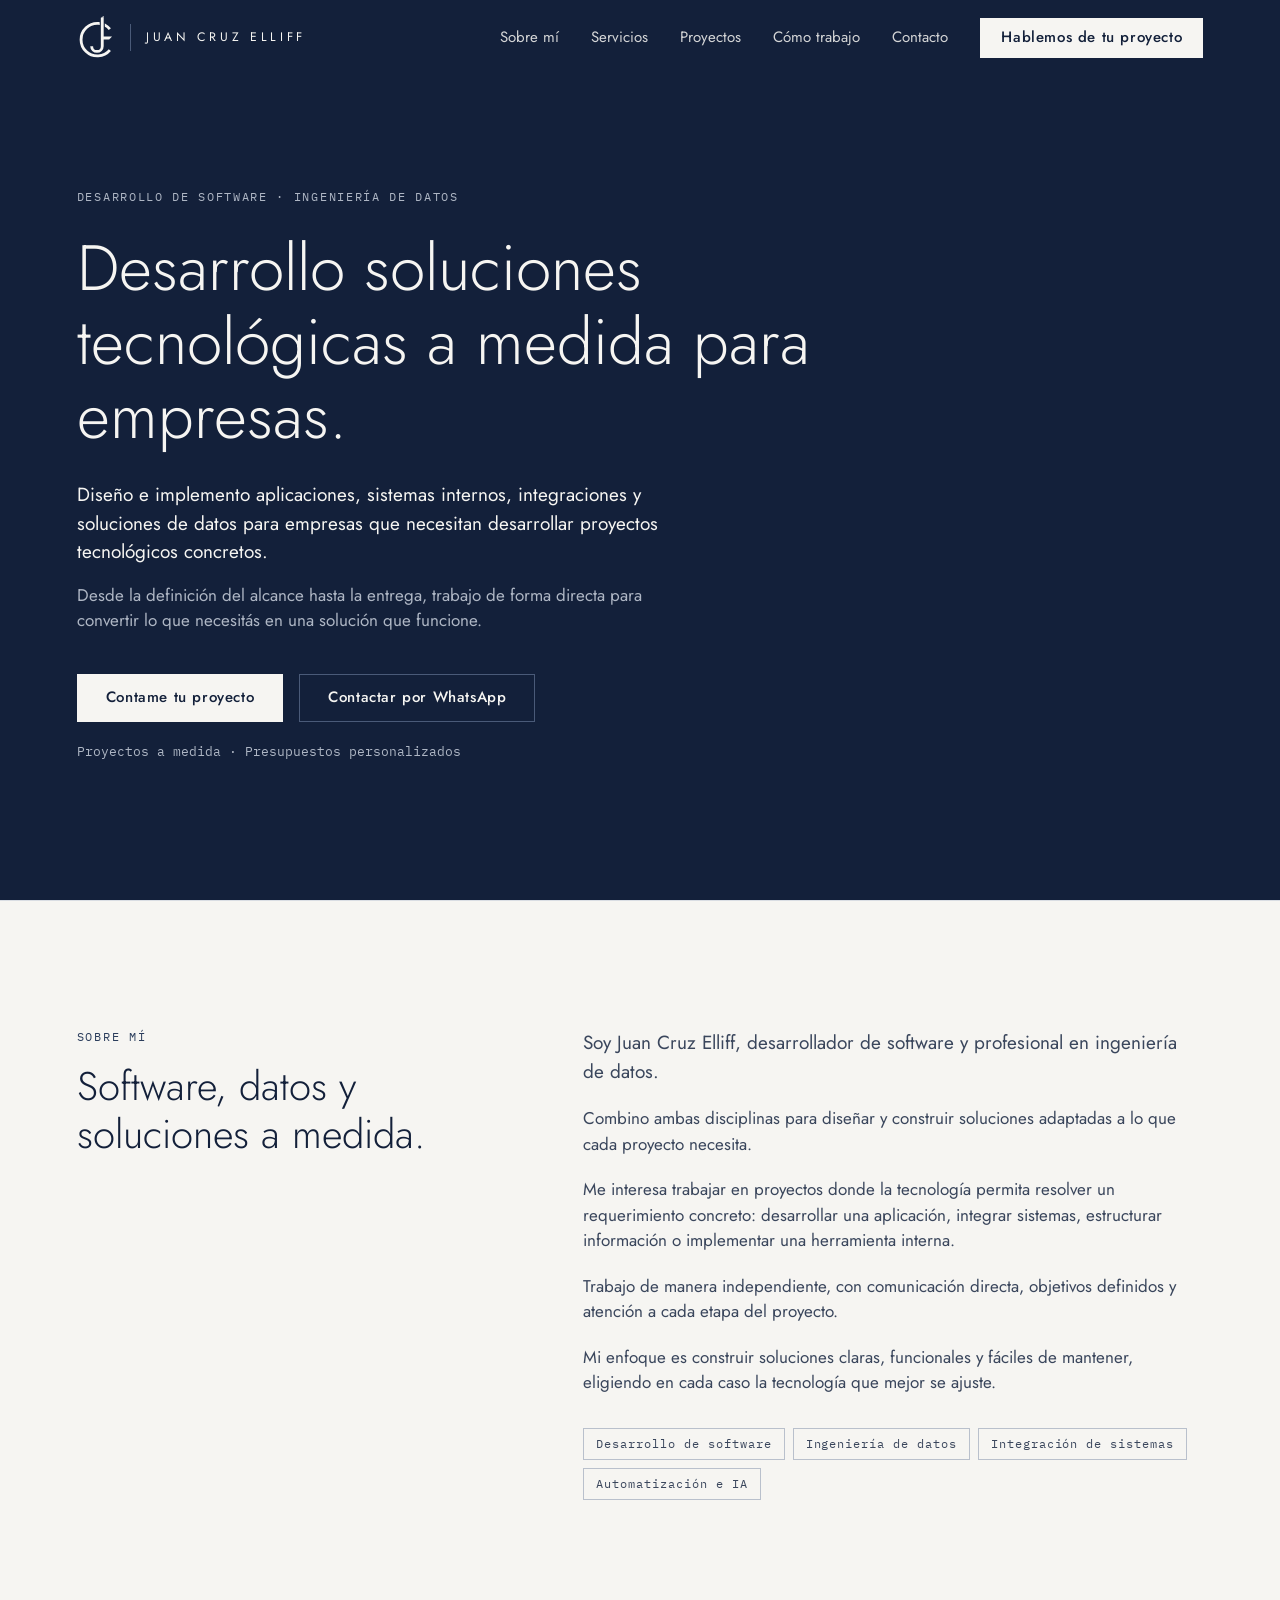
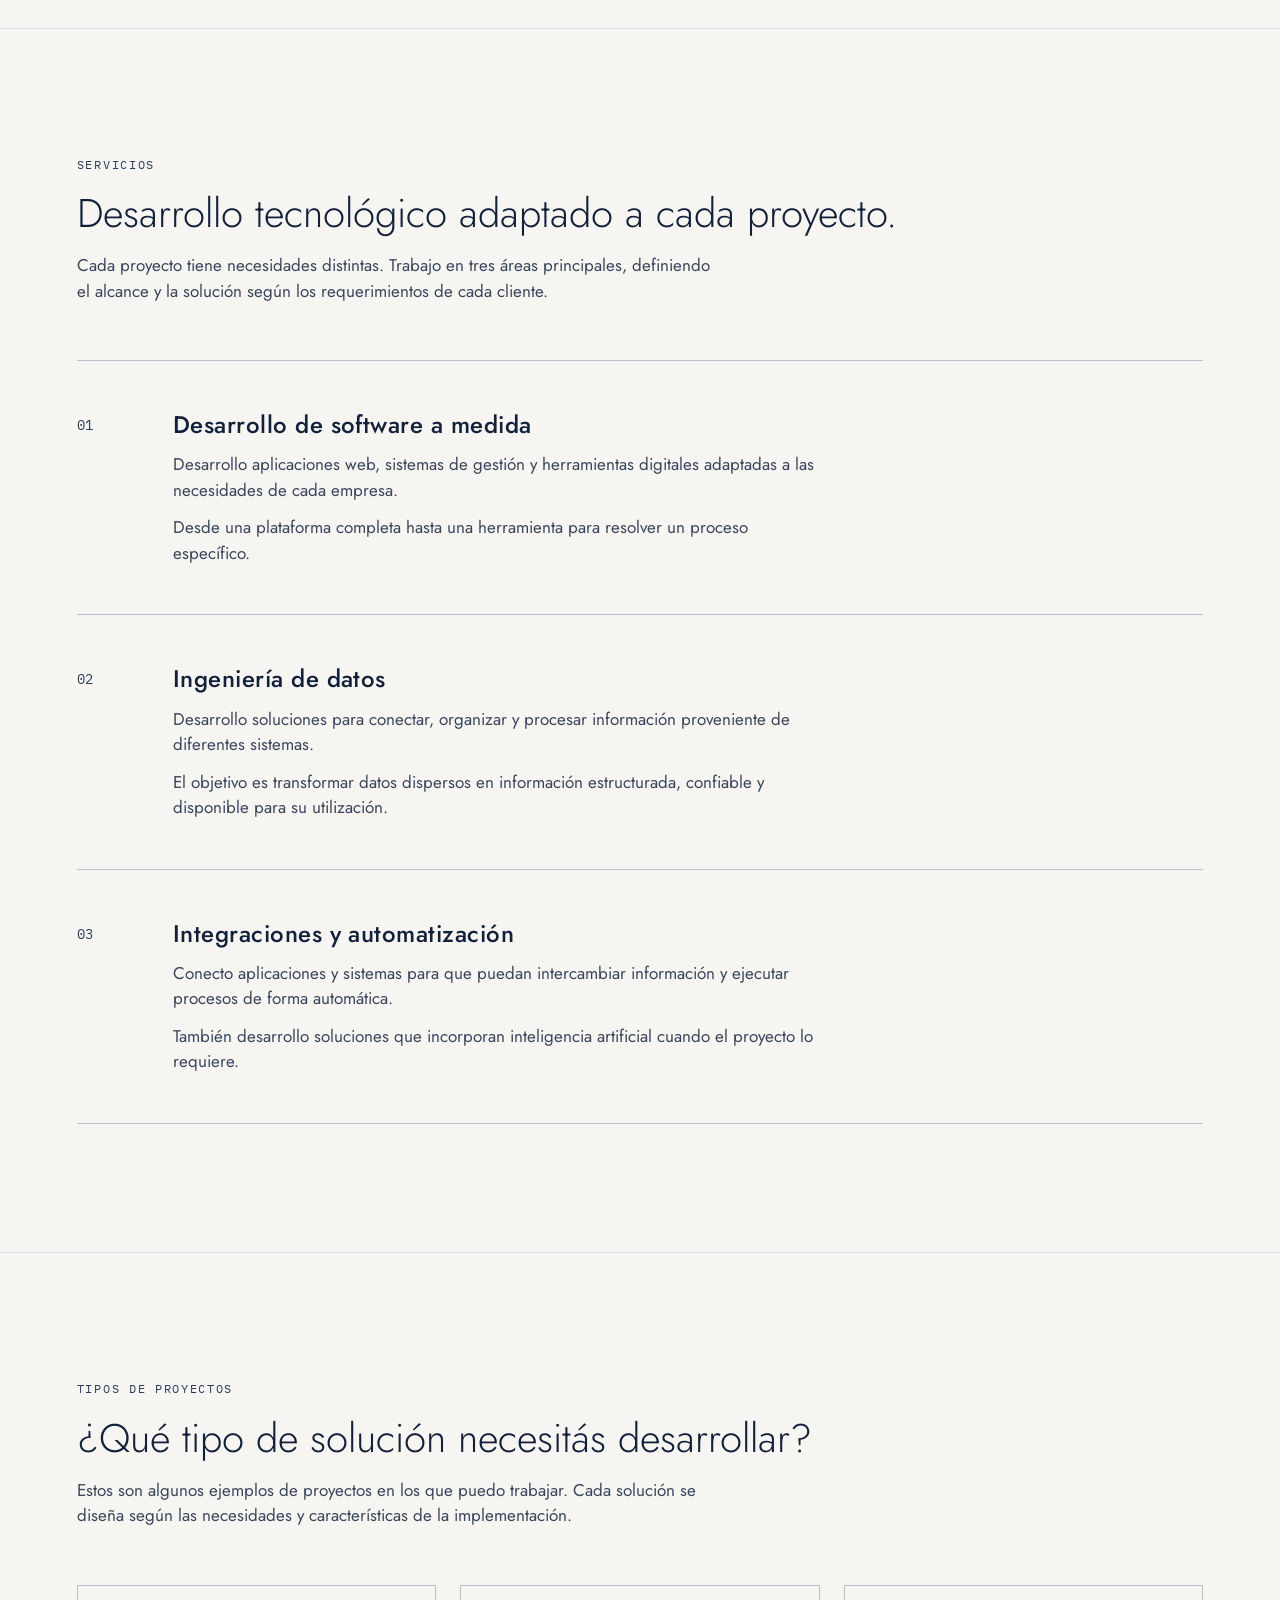
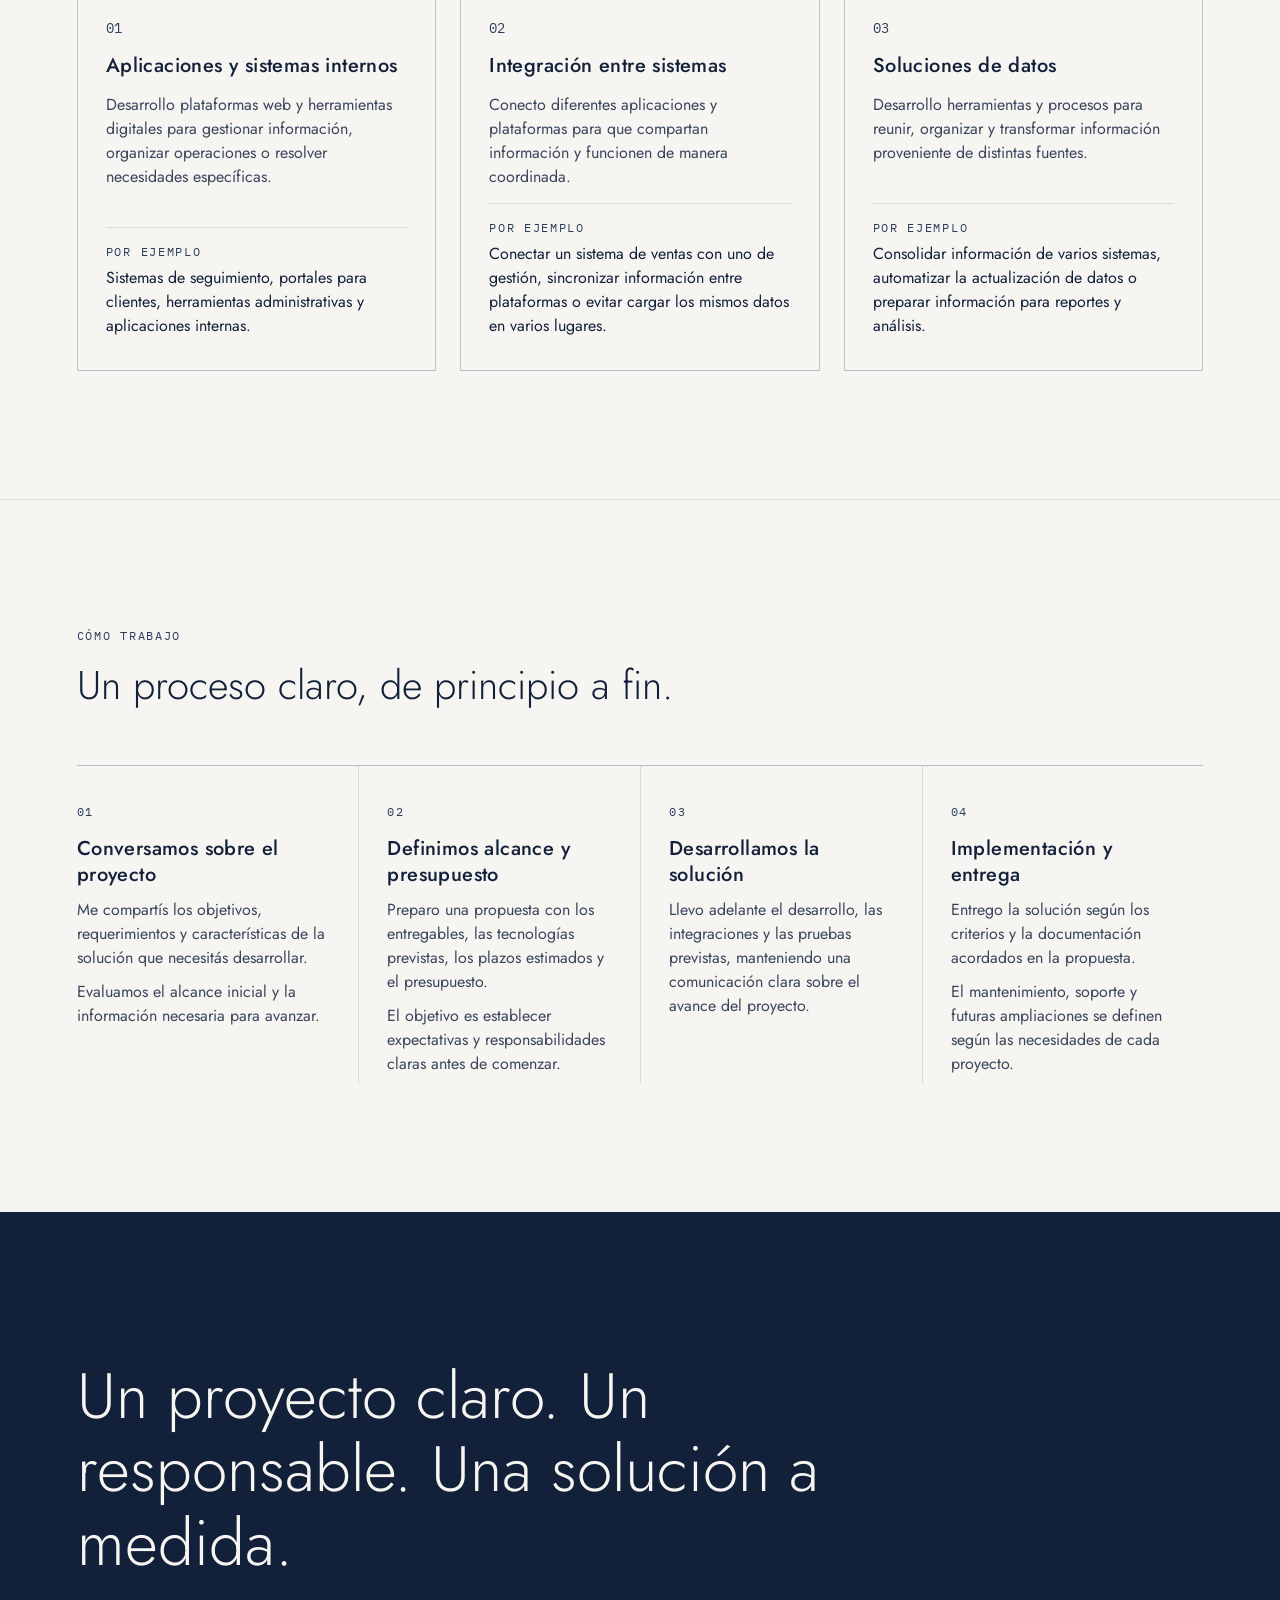
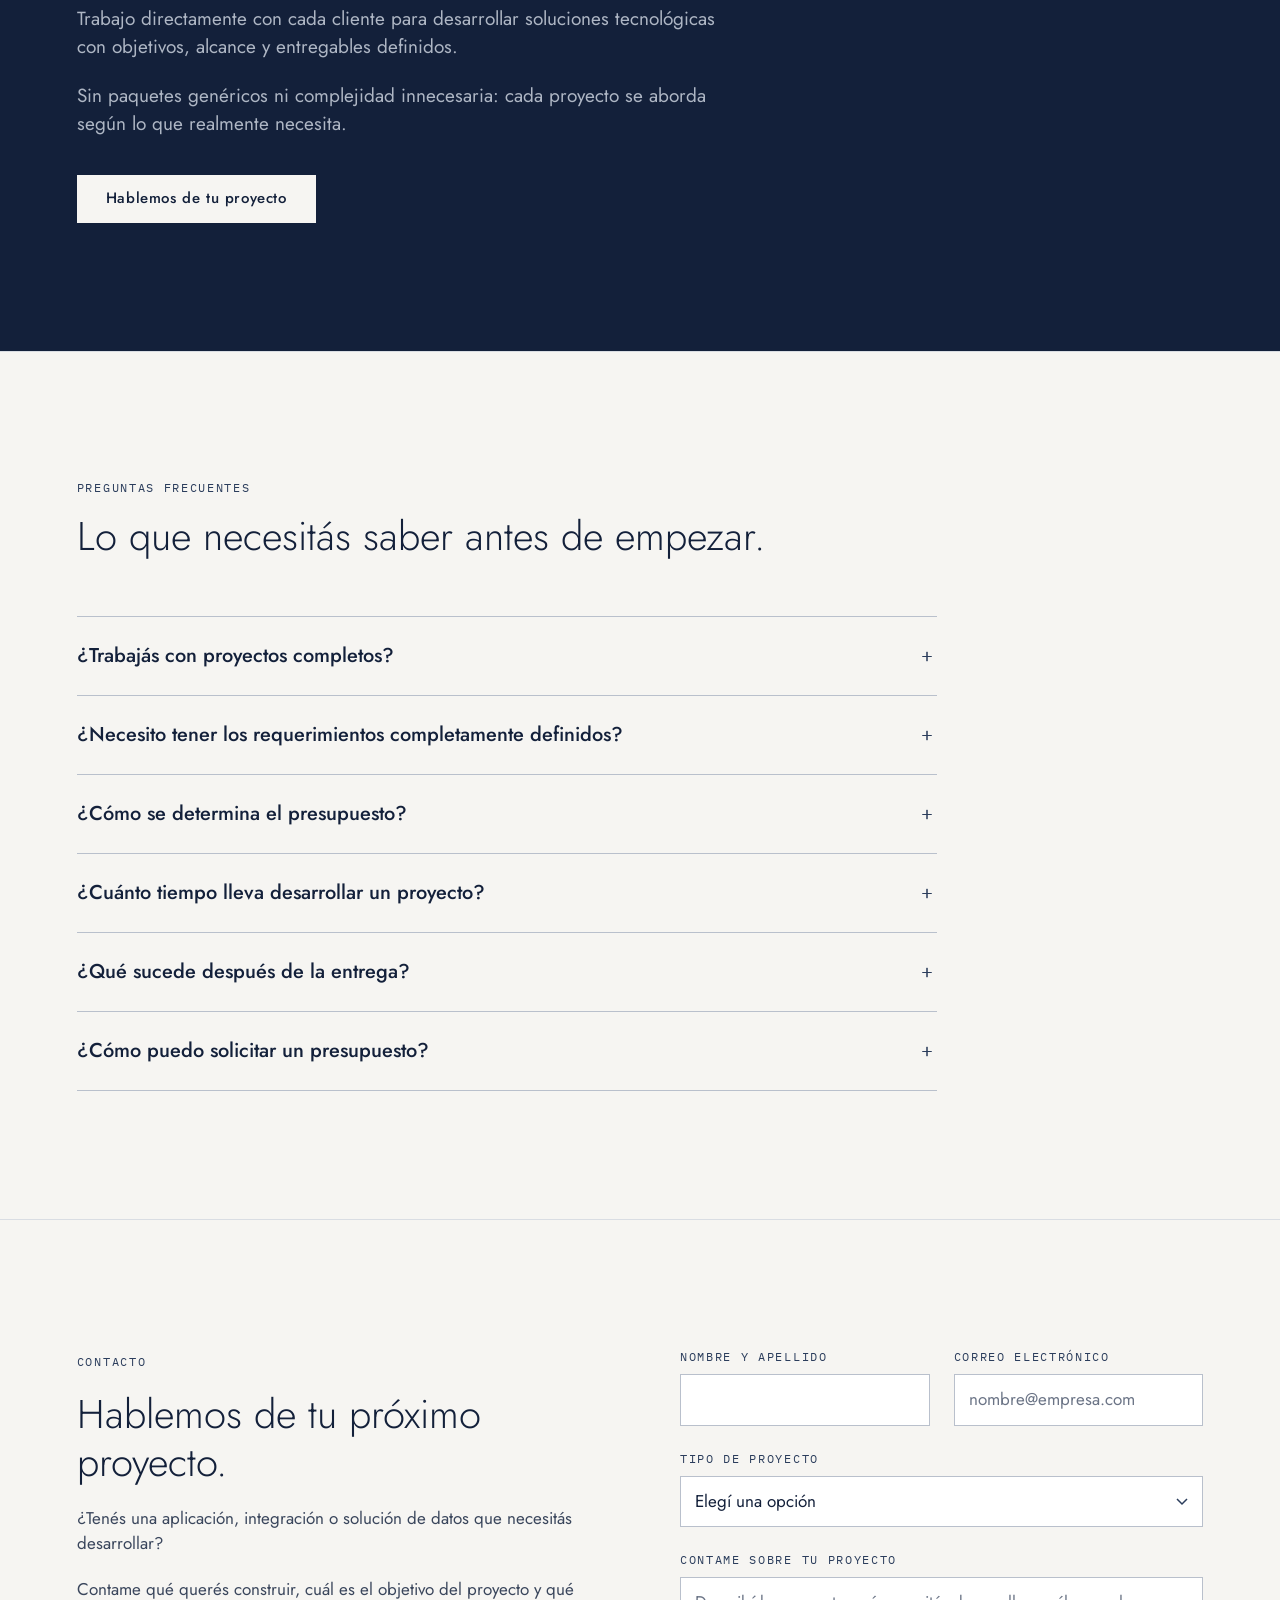
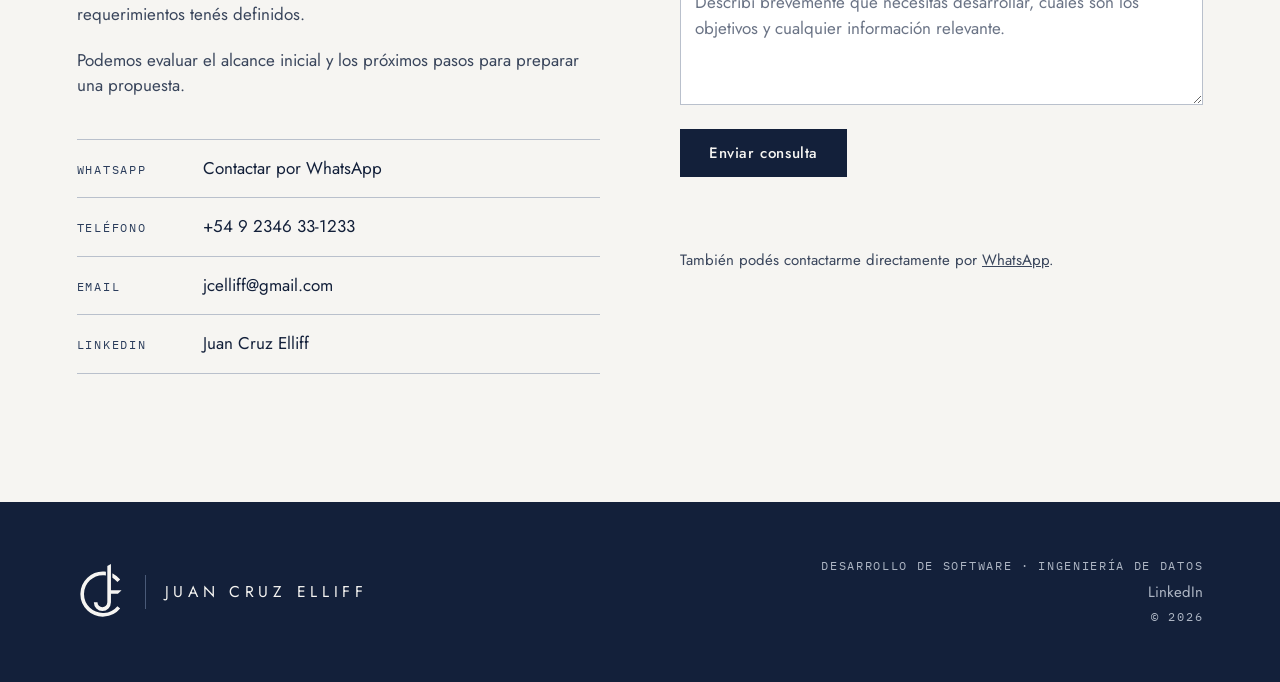
<file: index.html>
<!DOCTYPE html>
<html lang="es-AR">

<head>
  <meta charset="UTF-8">
  <meta name="viewport" content="width=device-width, initial-scale=1.0">
  <!-- Seguridad: respaldo por meta. Lo ideal es enviarlo como cabecera HTTP (ver vercel.json). -->
  <meta http-equiv="Content-Security-Policy" content="default-src 'self'; script-src 'self'; style-src 'self'; img-src 'self' data:; font-src 'self'; connect-src https://api.web3forms.com; frame-src 'none'; form-action https://api.web3forms.com; base-uri 'none'; object-src 'none'; upgrade-insecure-requests">
  <meta name="referrer" content="strict-origin-when-cross-origin">
  <title>Juan Cruz Elliff | Desarrollo de Software e Ingeniería de Datos</title>

  <meta name="description" content="Desarrollo de software a medida, ingeniería de datos e integración de sistemas. Soluciones tecnológicas para empresas, con proyectos de alcance definido.">
  <meta name="author" content="Juan Cruz Elliff">
  <meta name="robots" content="index, follow, max-image-preview:large">
  <meta name="theme-color" content="#13203A">
  <link rel="canonical" href="https://juancruz.elliff.ar/">

  <link rel="icon" type="image/svg+xml" href="/favicon.svg">
  <link rel="icon" type="image/png" sizes="32x32" href="/favicon-32.png">
  <link rel="apple-touch-icon" href="/apple-touch-icon.png">

  <meta property="og:type" content="website">
  <meta property="og:locale" content="es_AR">
  <meta property="og:url" content="https://juancruz.elliff.ar/">
  <meta property="og:site_name" content="Juan Cruz Elliff">
  <meta property="og:title" content="Juan Cruz Elliff | Desarrollo de Software e Ingeniería de Datos">
  <meta property="og:description" content="Desarrollo de software a medida, ingeniería de datos e integración de sistemas. Proyectos con alcance, entregables y presupuesto definidos.">
  <meta property="og:image" content="https://juancruz.elliff.ar/og-cover.jpg">
  <meta property="og:image:width" content="1200">
  <meta property="og:image:height" content="630">
  <meta property="og:image:alt" content="Monograma JCE y nombre Juan Cruz Elliff sobre fondo marino">

  <meta name="twitter:card" content="summary_large_image">
  <meta name="twitter:title" content="Juan Cruz Elliff | Desarrollo de Software e Ingeniería de Datos">
  <meta name="twitter:description" content="Desarrollo de software a medida, ingeniería de datos e integración de sistemas. Proyectos con alcance definido.">
  <meta name="twitter:image" content="https://juancruz.elliff.ar/og-cover.jpg">

  <script type="application/ld+json">
  {
    "@context": "https://schema.org",
    "@graph": [
      {
        "@type": "Person",
        "@id": "https://juancruz.elliff.ar/#person",
        "name": "Juan Cruz Elliff",
        "url": "https://juancruz.elliff.ar/",
        "jobTitle": "Desarrollo de Software e Ingeniería de Datos",
        "email": "mailto:jcelliff@gmail.com",
        "telephone": "+5492346331233",
        "knowsAbout": ["Desarrollo de software", "Ingeniería de datos", "Integración de sistemas", "Automatización", "Inteligencia artificial"],
        "sameAs": ["https://www.linkedin.com/in/elliffjuancruz"]
      },
      {
        "@type": "ProfessionalService",
        "@id": "https://juancruz.elliff.ar/#service",
        "name": "Juan Cruz Elliff — Desarrollo de Software e Ingeniería de Datos",
        "url": "https://juancruz.elliff.ar/",
        "image": "https://juancruz.elliff.ar/og-cover.jpg",
        "description": "Desarrollo de software a medida, ingeniería de datos e integración de sistemas. Proyectos tecnológicos con alcance definido.",
        "areaServed": { "@type": "Country", "name": "Argentina" },
        "provider": { "@id": "https://juancruz.elliff.ar/#person" },
        "serviceType": [
          "Desarrollo de software a medida",
          "Ingeniería de datos",
          "Integraciones y automatización"
        ],
        "contactPoint": {
          "@type": "ContactPoint",
          "contactType": "sales",
          "telephone": "+5492346331233",
          "email": "jcelliff@gmail.com",
          "availableLanguage": ["es"]
        }
      },
      {
        "@type": "WebSite",
        "@id": "https://juancruz.elliff.ar/#website",
        "url": "https://juancruz.elliff.ar/",
        "name": "Juan Cruz Elliff",
        "publisher": { "@id": "https://juancruz.elliff.ar/#person" },
        "inLanguage": "es-AR"
      }
    ]
  }
  </script>

  <!--
    Analítica (pendiente de cuenta). Pegar acá el snippet de GA4 o Plausible.
    Los eventos ya se emiten desde track(): "form_submit" y "whatsapp_click".
  -->

  <link rel="preload" href="/fonts/jost-latin-300-normal.woff2" as="font" type="font/woff2" crossorigin>
  <link rel="preload" href="/fonts/jost-latin-400-normal.woff2" as="font" type="font/woff2" crossorigin>

  <link rel="stylesheet" href="/styles.css">
</head>

<body>

  <!-- Monograma JCE: geometría exacta del SVG maestro (Manual v1.1 §02). Color por currentColor. -->
  <svg width="0" height="0" class="sprite" aria-hidden="true" focusable="false">
    <defs>
      <mask id="jce-gap" maskUnits="userSpaceOnUse" x="0" y="0" width="120" height="120">
        <rect x="0" y="0" width="120" height="120" fill="white" />
        <path d="M72 6 V76" stroke="black" stroke-width="12.5" />
      </mask>
      <symbol id="jce" viewBox="10 2 96 108">
        <path d="M90.64 34.29 A40 40 0 1 0 90.64 85.71" fill="none" stroke="currentColor" stroke-width="7" mask="url(#jce-gap)" />
        <path d="M72 6 V76 A13 13 0 0 1 46 76" fill="none" stroke="currentColor" stroke-width="7" />
        <polygon points="72,52.5 96,52.5 89,59.5 72,59.5" fill="currentColor" />
        <polygon points="68.5,6 75.5,6 75.5,2" fill="currentColor" />
      </symbol>
    </defs>
  </svg>

  <!-- ═══════════ NAV ═══════════ -->
  <header class="nav nav-dark" id="nav">
    <a href="#inicio" class="brand" aria-label="Juan Cruz Elliff — inicio">
      <svg class="brand-mark" aria-hidden="true"><use href="#jce" /></svg>
      <span class="brand-rule" aria-hidden="true"></span>
      <span class="brand-name">Juan Cruz Elliff</span>
    </a>

    <nav class="nav-links" aria-label="Principal">
      <a href="#sobre">Sobre mí</a>
      <a href="#servicios">Servicios</a>
      <a href="#proyectos">Proyectos</a>
      <a href="#proceso">Cómo trabajo</a>
      <a href="#contacto">Contacto</a>
      <a href="#contacto" class="btn">Hablemos de tu proyecto</a>
    </nav>

    <button class="nav-toggle" id="navBtn" aria-label="Abrir menú" aria-expanded="false" aria-controls="navMobile">
      <span></span><span></span>
    </button>
    <nav class="nav-mobile" id="navMobile" aria-label="Principal móvil">
      <a href="#sobre">Sobre mí</a>
      <a href="#servicios">Servicios</a>
      <a href="#proyectos">Proyectos</a>
      <a href="#proceso">Cómo trabajo</a>
      <a href="#contacto">Contacto</a>
      <a href="#contacto" class="btn">Hablemos de tu proyecto</a>
    </nav>
  </header>

  <main>

    <!-- ═══════════ 01 INICIO ═══════════ -->
    <section class="hero on-dark" id="inicio">
      <div class="container">
        <span class="label">Desarrollo de Software · Ingeniería de Datos</span>
        <h1>Desarrollo soluciones tecnológicas a medida para empresas.</h1>
        <p class="lead">
          Diseño e implemento aplicaciones, sistemas internos, integraciones y soluciones de datos para empresas que
          necesitan desarrollar proyectos tecnológicos concretos.
        </p>
        <p class="hero-sub">
          Desde la definición del alcance hasta la entrega, trabajo de forma directa para convertir lo que necesitás
          en una solución que funcione.
        </p>
        <div class="hero-actions">
          <a href="#contacto" class="btn">Contame tu proyecto</a>
          <a href="https://wa.me/5492346331233" class="btn btn-ghost js-wa" target="_blank" rel="noopener noreferrer">Contactar por WhatsApp</a>
        </div>
        <p class="hero-note">Proyectos a medida · Presupuestos personalizados</p>
      </div>
    </section>

    <!-- ═══════════ 02 SOBRE MÍ ═══════════ -->
    <section class="section" id="sobre">
      <div class="container about-grid">
        <div class="section-head section-head--flush">
          <span class="label">Sobre mí</span>
          <h2>Software, datos y soluciones a medida.</h2>
        </div>
        <div>
          <p class="lead">
            Soy Juan Cruz Elliff, desarrollador de software y profesional en ingeniería de datos.
          </p>
          <p>
            Combino ambas disciplinas para diseñar y construir soluciones adaptadas a lo que cada proyecto necesita.
          </p>
          <p>
            Me interesa trabajar en proyectos donde la tecnología permita resolver un requerimiento concreto: desarrollar
            una aplicación, integrar sistemas, estructurar información o implementar una herramienta interna.
          </p>
          <p>
            Trabajo de manera independiente, con comunicación directa, objetivos definidos y atención a cada etapa del
            proyecto.
          </p>
          <p>
            Mi enfoque es construir soluciones claras, funcionales y fáciles de mantener, eligiendo en cada caso la
            tecnología que mejor se ajuste.
          </p>
          <div class="stack" aria-label="Especialidades">
            <span class="chip">Desarrollo de software</span>
            <span class="chip">Ingeniería de datos</span>
            <span class="chip">Integración de sistemas</span>
            <span class="chip">Automatización e IA</span>
          </div>
        </div>
      </div>
    </section>

    <!-- ═══════════ 03 SERVICIOS ═══════════ -->
    <section class="section" id="servicios">
      <div class="container">
        <div class="section-head">
          <span class="label">Servicios</span>
          <h2>Desarrollo tecnológico adaptado a cada proyecto.</h2>
          <p>Cada proyecto tiene necesidades distintas. Trabajo en tres áreas principales, definiendo el alcance y la solución según los requerimientos de cada cliente.</p>
        </div>

        <div class="services">
          <article class="service">
            <span class="srv-num">01</span>
            <div class="srv-body">
              <h3>Desarrollo de software a medida</h3>
              <p>Desarrollo aplicaciones web, sistemas de gestión y herramientas digitales adaptadas a las necesidades de cada empresa.</p>
              <p>Desde una plataforma completa hasta una herramienta para resolver un proceso específico.</p>
            </div>
          </article>

          <article class="service">
            <span class="srv-num">02</span>
            <div class="srv-body">
              <h3>Ingeniería de datos</h3>
              <p>Desarrollo soluciones para conectar, organizar y procesar información proveniente de diferentes sistemas.</p>
              <p>El objetivo es transformar datos dispersos en información estructurada, confiable y disponible para su utilización.</p>
            </div>
          </article>

          <article class="service">
            <span class="srv-num">03</span>
            <div class="srv-body">
              <h3>Integraciones y automatización</h3>
              <p>Conecto aplicaciones y sistemas para que puedan intercambiar información y ejecutar procesos de forma automática.</p>
              <p>También desarrollo soluciones que incorporan inteligencia artificial cuando el proyecto lo requiere.</p>
            </div>
          </article>
        </div>
      </div>
    </section>

    <!-- ═══════════ 04 TIPOS DE PROYECTOS ═══════════
         Ejemplos de tipos de proyecto. NO son casos de éxito ni proyectos entregados. -->
    <section class="section" id="proyectos">
      <div class="container">
        <div class="section-head">
          <span class="label">Tipos de proyectos</span>
          <h2>¿Qué tipo de solución necesitás desarrollar?</h2>
          <p>Estos son algunos ejemplos de proyectos en los que puedo trabajar. Cada solución se diseña según las necesidades y características de la implementación.</p>
        </div>
        <div class="cases">
          <article class="case">
            <span class="srv-num">01</span>
            <h3>Aplicaciones y sistemas internos</h3>
            <p>Desarrollo plataformas web y herramientas digitales para gestionar información, organizar operaciones o resolver necesidades específicas.</p>
            <div class="case-fix">
              <span class="label">Por ejemplo</span>
              <p>Sistemas de seguimiento, portales para clientes, herramientas administrativas y aplicaciones internas.</p>
            </div>
          </article>
          <article class="case">
            <span class="srv-num">02</span>
            <h3>Integración entre sistemas</h3>
            <p>Conecto diferentes aplicaciones y plataformas para que compartan información y funcionen de manera coordinada.</p>
            <div class="case-fix">
              <span class="label">Por ejemplo</span>
              <p>Conectar un sistema de ventas con uno de gestión, sincronizar información entre plataformas o evitar cargar los mismos datos en varios lugares.</p>
            </div>
          </article>
          <article class="case">
            <span class="srv-num">03</span>
            <h3>Soluciones de datos</h3>
            <p>Desarrollo herramientas y procesos para reunir, organizar y transformar información proveniente de distintas fuentes.</p>
            <div class="case-fix">
              <span class="label">Por ejemplo</span>
              <p>Consolidar información de varios sistemas, automatizar la actualización de datos o preparar información para reportes y análisis.</p>
            </div>
          </article>
        </div>
      </div>
    </section>

    <!-- ═══════════ 05 CÓMO TRABAJO ═══════════ -->
    <section class="section" id="proceso">
      <div class="container">
        <div class="section-head">
          <span class="label">Cómo trabajo</span>
          <h2>Un proceso claro, de principio a fin.</h2>
        </div>
        <ol class="steps">
          <li class="step">
            <span class="step-num">01</span>
            <h3>Conversamos sobre el proyecto</h3>
            <p>Me compartís los objetivos, requerimientos y características de la solución que necesitás desarrollar.</p>
            <p>Evaluamos el alcance inicial y la información necesaria para avanzar.</p>
          </li>
          <li class="step">
            <span class="step-num">02</span>
            <h3>Definimos alcance y presupuesto</h3>
            <p>Preparo una propuesta con los entregables, las tecnologías previstas, los plazos estimados y el presupuesto.</p>
            <p>El objetivo es establecer expectativas y responsabilidades claras antes de comenzar.</p>
          </li>
          <li class="step">
            <span class="step-num">03</span>
            <h3>Desarrollamos la solución</h3>
            <p>Llevo adelante el desarrollo, las integraciones y las pruebas previstas, manteniendo una comunicación clara sobre el avance del proyecto.</p>
          </li>
          <li class="step">
            <span class="step-num">04</span>
            <h3>Implementación y entrega</h3>
            <p>Entrego la solución según los criterios y la documentación acordados en la propuesta.</p>
            <p>El mantenimiento, soporte y futuras ampliaciones se definen según las necesidades de cada proyecto.</p>
          </li>
        </ol>
      </div>
    </section>

    <!-- ═══════════ 06 MENSAJE DE POSICIONAMIENTO ═══════════ -->
    <section class="section on-dark statement">
      <div class="container">
        <p class="h1">Un proyecto claro. Un responsable. Una solución a medida.</p>
        <p class="lead">Trabajo directamente con cada cliente para desarrollar soluciones tecnológicas con objetivos, alcance y entregables definidos.</p>
        <p class="lead mt">Sin paquetes genéricos ni complejidad innecesaria: cada proyecto se aborda según lo que realmente necesita.</p>
        <a href="#contacto" class="btn">Hablemos de tu proyecto</a>
      </div>
    </section>

    <!-- ═══════════ 07 PREGUNTAS FRECUENTES ═══════════ -->
    <section class="section" id="faq">
      <div class="container">
        <div class="section-head">
          <span class="label">Preguntas frecuentes</span>
          <h2>Lo que necesitás saber antes de empezar.</h2>
        </div>
        <div class="faq">
          <details>
            <summary>¿Trabajás con proyectos completos?</summary>
            <div class="answer">
              <p>Sí. Mi modalidad principal es el desarrollo de proyectos con un alcance definido, desde la evaluación inicial y la propuesta hasta la implementación y entrega de la solución.</p>
            </div>
          </details>
          <details>
            <summary>¿Necesito tener los requerimientos completamente definidos?</summary>
            <div class="answer">
              <p>No necesariamente. Es útil contar con objetivos claros y una idea de lo que necesitás desarrollar. Podemos revisar los requerimientos iniciales y determinar qué información falta para preparar una propuesta.</p>
            </div>
          </details>
          <details>
            <summary>¿Cómo se determina el presupuesto?</summary>
            <div class="answer">
              <p>Cada proyecto se cotiza según su alcance, complejidad, integraciones y requerimientos técnicos. Antes de comenzar, presento una propuesta donde se detallan los entregables, los plazos previstos y las condiciones económicas.</p>
            </div>
          </details>
          <details>
            <summary>¿Cuánto tiempo lleva desarrollar un proyecto?</summary>
            <div class="answer">
              <p>Depende de las funcionalidades, la complejidad y las integraciones necesarias. El cronograma se establece durante la definición del alcance y forma parte de la propuesta.</p>
            </div>
          </details>
          <details>
            <summary>¿Qué sucede después de la entrega?</summary>
            <div class="answer">
              <p>La entrega incluye lo acordado en la propuesta. Cuando el proyecto requiere mantenimiento, soporte o futuras ampliaciones, esas condiciones se definen por separado.</p>
            </div>
          </details>
          <details>
            <summary>¿Cómo puedo solicitar un presupuesto?</summary>
            <div class="answer">
              <p>Podés enviarme una descripción del proyecto mediante el formulario o contactarme por WhatsApp. Cuanta más información tengas sobre los objetivos y requerimientos, mejor podremos evaluar el alcance inicial.</p>
            </div>
          </details>
        </div>
      </div>
    </section>

    <!-- ═══════════ 08 CONTACTO ═══════════ -->
    <section class="section" id="contacto">
      <div class="container contact-grid">
        <div>
          <span class="label">Contacto</span>
          <h2>Hablemos de tu próximo proyecto.</h2>
          <p>¿Tenés una aplicación, integración o solución de datos que necesitás desarrollar?</p>
          <p class="mt">Contame qué querés construir, cuál es el objetivo del proyecto y qué requerimientos tenés definidos.</p>
          <p class="mt">Podemos evaluar el alcance inicial y los próximos pasos para preparar una propuesta.</p>

          <div class="contact-list">
            <div class="c-item">
              <span class="c-lbl">WhatsApp</span>
              <a href="https://wa.me/5492346331233" target="_blank" rel="noopener noreferrer" class="c-val js-wa">Contactar por WhatsApp</a>
            </div>
            <div class="c-item">
              <span class="c-lbl">Teléfono</span>
              <a href="tel:+5492346331233" class="c-val">+54 9 2346 33-1233</a>
            </div>
            <div class="c-item">
              <span class="c-lbl">Email</span>
              <a href="mailto:jcelliff@gmail.com" class="c-val">jcelliff@gmail.com</a>
            </div>
            <div class="c-item">
              <span class="c-lbl">LinkedIn</span>
              <a href="https://www.linkedin.com/in/elliffjuancruz" target="_blank" rel="noopener noreferrer" class="c-val">Juan Cruz Elliff</a>
            </div>
          </div>
        </div>

        <form id="cform" class="form" action="https://api.web3forms.com/submit" method="POST" novalidate>
          <input type="hidden" name="access_key" value="d5420d0c-5785-4606-ad6d-81865bff5873">
          <input type="hidden" name="subject" value="Nuevo contacto desde juancruz.elliff.ar">
          <input type="hidden" name="from_name" value="Web Juan Cruz Elliff">
          <div class="f-row">
            <div class="field">
              <label for="nombre">Nombre y apellido</label>
              <input type="text" id="nombre" name="name" autocomplete="name" required minlength="2" maxlength="80">
            </div>
            <div class="field">
              <label for="email">Correo electrónico</label>
              <input type="email" id="email" name="email" autocomplete="email" placeholder="nombre@empresa.com" required maxlength="254">
            </div>
          </div>
          <div class="field">
            <label for="tipo">Tipo de proyecto</label>
            <select id="tipo" name="tipo_proyecto" required>
              <option value="" disabled selected>Elegí una opción</option>
              <option value="software">Desarrollo de software</option>
              <option value="datos">Ingeniería de datos</option>
              <option value="integraciones">Integraciones y automatización</option>
              <option value="otro">Otro tipo de proyecto</option>
            </select>
          </div>
          <div class="field">
            <label for="msg">Contame sobre tu proyecto</label>
            <textarea id="msg" name="msg" placeholder="Describí brevemente qué necesitás desarrollar, cuáles son los objetivos y cualquier información relevante." required minlength="20" maxlength="3000"></textarea>
          </div>
          <!-- Honeypot de Web3Forms (usuarios reales no lo ven). Reemplazar por hCaptcha cuando se active. -->
          <input type="checkbox" name="botcheck" class="hp" tabindex="-1" autocomplete="off" aria-hidden="true">
          <button type="submit" class="btn" id="fBtn">Enviar consulta</button>
          <p class="form-status" id="fStatus" role="status" aria-live="polite"></p>
          <p class="form-alt">También podés contactarme directamente por <a href="https://wa.me/5492346331233" target="_blank" rel="noopener noreferrer" class="js-wa">WhatsApp</a>.</p>
        </form>
      </div>
    </section>

  </main>

  <!-- ═══════════ FOOTER ═══════════ -->
  <footer class="on-dark">
    <div class="container footer-inner">
      <a href="#inicio" class="brand" aria-label="Juan Cruz Elliff — inicio">
        <svg class="brand-mark" aria-hidden="true"><use href="#jce" /></svg>
        <span class="brand-rule" aria-hidden="true"></span>
        <span class="brand-name">Juan Cruz Elliff</span>
      </a>
      <div class="footer-meta">
        <span class="label">Desarrollo de Software · Ingeniería de Datos</span>
        <a href="https://www.linkedin.com/in/elliffjuancruz" target="_blank" rel="noopener noreferrer">LinkedIn</a>
        <span class="label">© 2026</span>
      </div>
    </div>
  </footer>

  <script src="/main.js" defer></script>
</body>

</html>
</file>
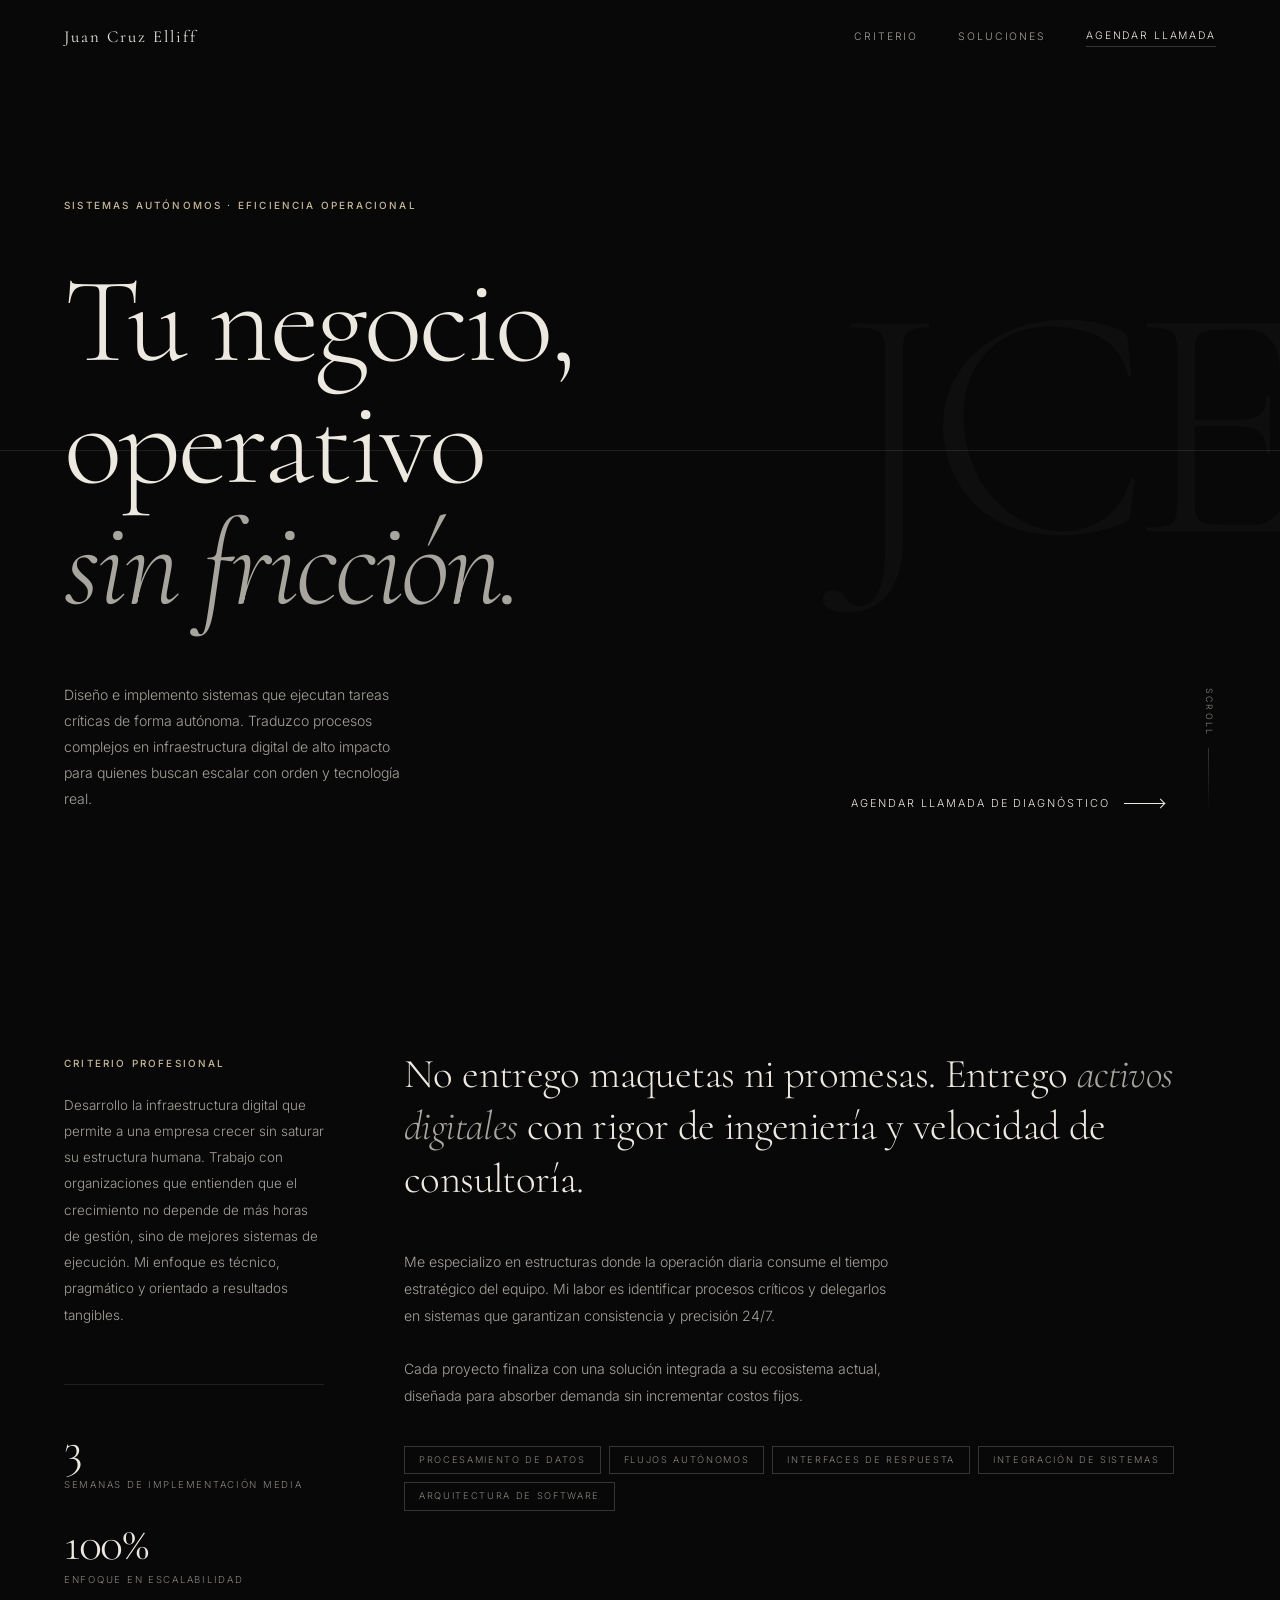
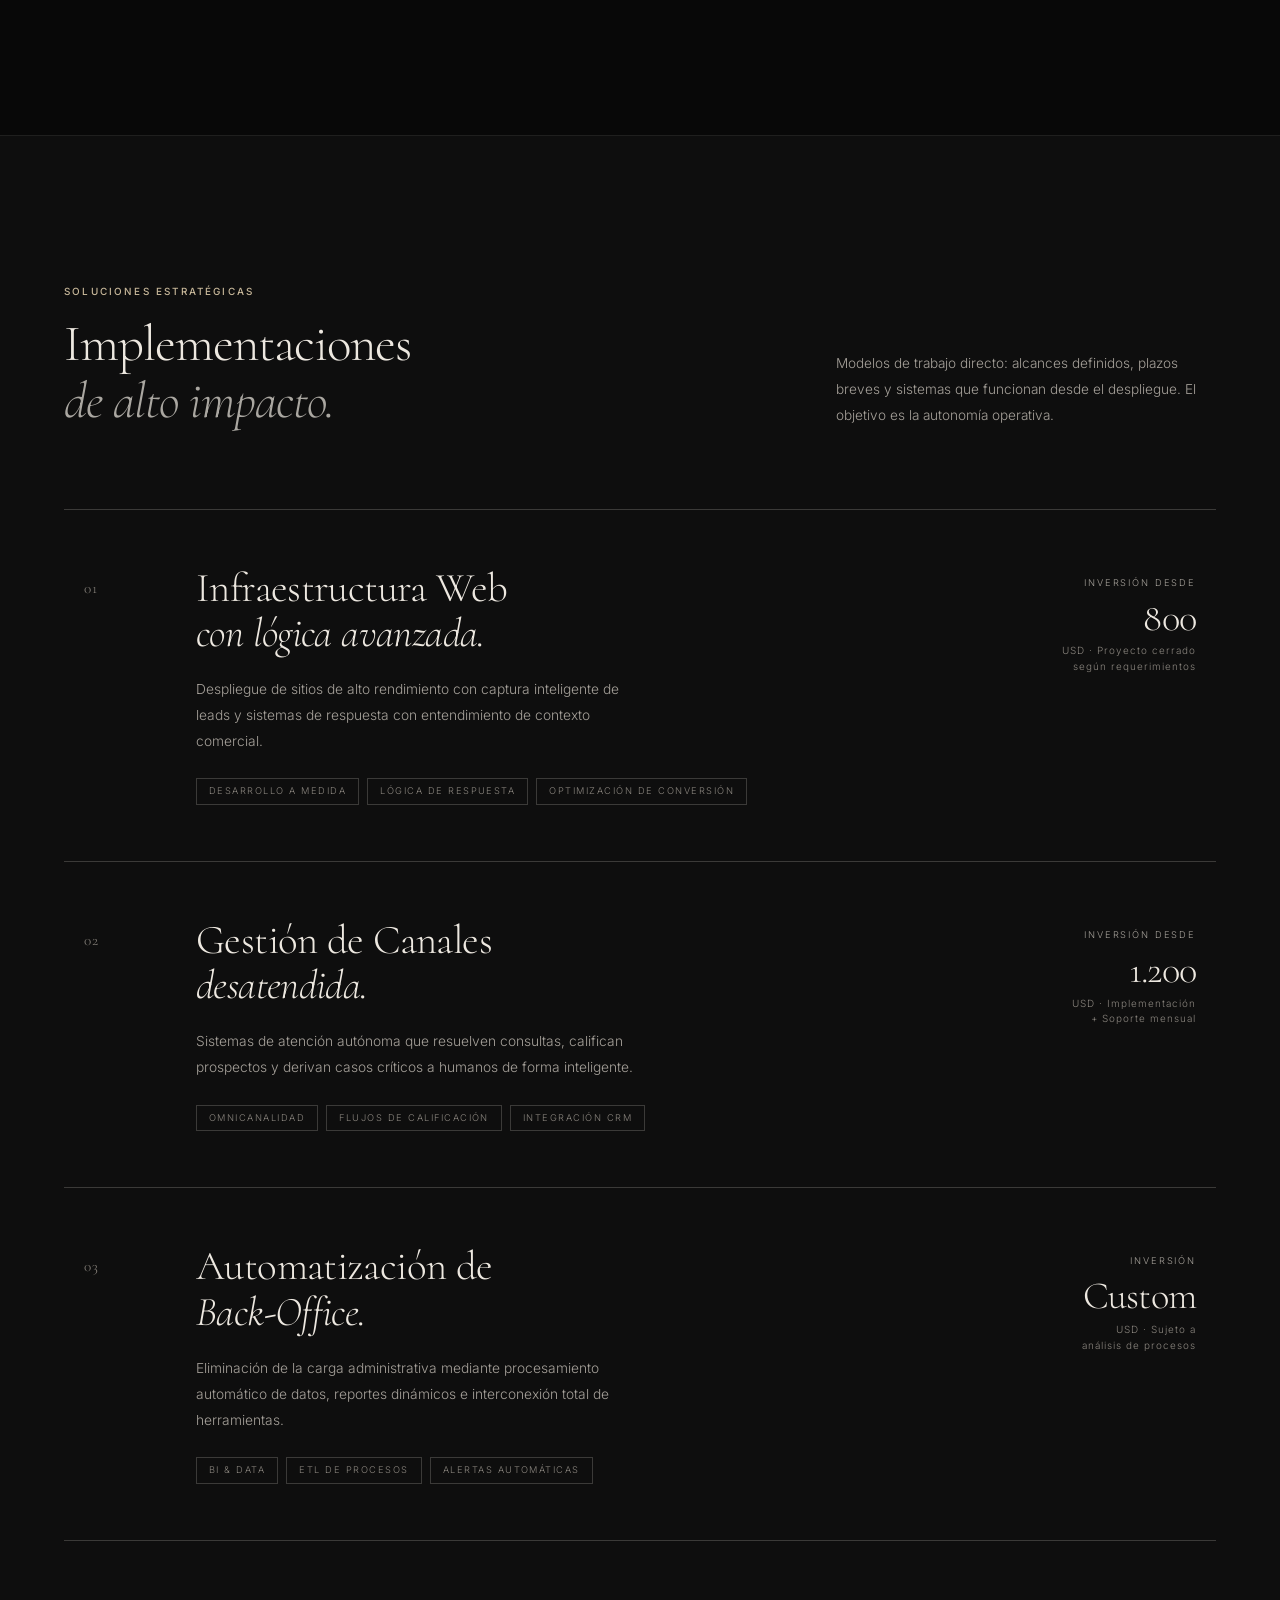
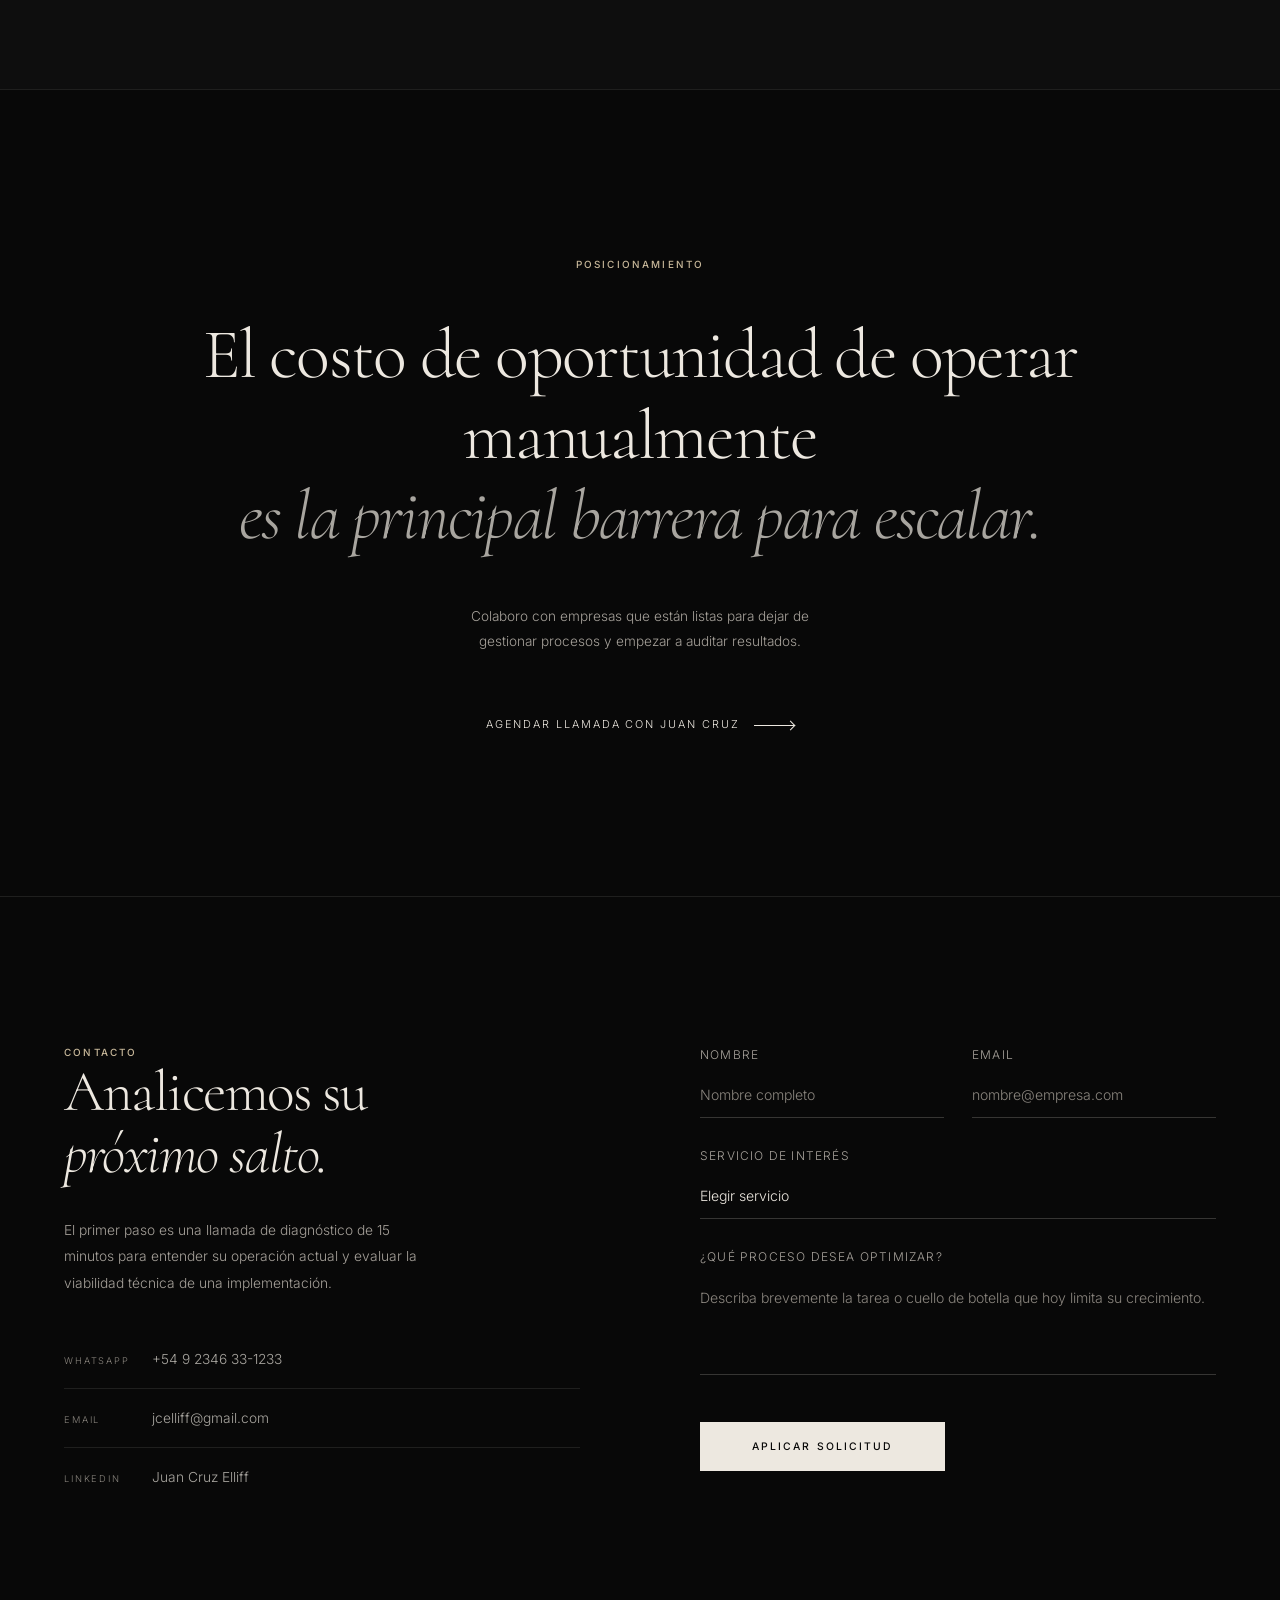
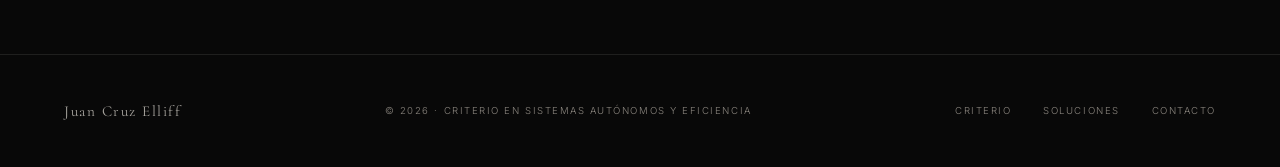
<file: web-juan-cruz-elliff.html>
<!DOCTYPE html>
<html lang="es">

<head>
  <meta charset="UTF-8">
  <meta name="viewport" content="width=device-width, initial-scale=1.0">
  <title>Juan Cruz Elliff — Consultoría en IA y Automatización</title>
  <link rel="preconnect" href="https://fonts.googleapis.com">
  <link rel="preconnect" href="https://fonts.gstatic.com" crossorigin>
  <link
    href="https://fonts.googleapis.com/css2?family=Cormorant:ital,wght@0,300;0,400;1,300;1,400&family=Inter:wght@300;400;500&display=swap"
    rel="stylesheet">
  <style>
    *,
    *::before,
    *::after {
      box-sizing: border-box;
      margin: 0;
      padding: 0;
    }

    :root {
      --black: #080808;
      --black-2: #0E0E0E;
      --cream: #EDE8E0;
      --cream-dim: rgba(237, 232, 224, 0.70);
      --cream-faint: rgba(237, 232, 224, 0.20);
      --muted: #8A857E;
      --muted-hi: #A6A19A;
      --accent: #C8B89A;
      --line: rgba(237, 232, 224, 0.10);
      --line-hi: rgba(237, 232, 224, 0.20);
    }

    html {
      scroll-behavior: smooth;
    }

    body {
      background: var(--black);
      color: var(--cream);
      font-family: 'Inter', sans-serif;
      font-weight: 300;
      line-height: 1.6;
      overflow-x: hidden;
      -webkit-font-smoothing: antialiased;
      -moz-osx-font-smoothing: grayscale;
    }

    ::-webkit-scrollbar {
      width: 1px;
    }

    ::-webkit-scrollbar-thumb {
      background: var(--muted);
    }

    /* ── UTILITY ─────────────────────────────── */
    .u-label {
      font-size: 0.62rem;
      letter-spacing: 0.22em;
      text-transform: uppercase;
      color: var(--accent);
      font-weight: 500;
    }

    /* ── NAV ─────────────────────────────────── */
    nav {
      position: fixed;
      inset: 0 0 auto 0;
      z-index: 200;
      height: 76px;
      padding: 0 64px;
      display: flex;
      align-items: center;
      justify-content: space-between;
      transition: background 0.5s, border-color 0.5s;
      border-bottom: 1px solid transparent;
    }

    nav.scrolled {
      background: rgba(8, 8, 8, 0.90);
      backdrop-filter: blur(28px);
      -webkit-backdrop-filter: blur(28px);
      border-bottom-color: var(--line);
    }

    .nav-name {
      font-family: 'Cormorant', serif;
      font-weight: 400;
      font-size: 1.05rem;
      letter-spacing: 0.12em;
      color: var(--cream);
      text-decoration: none;
    }

    .nav-links {
      display: flex;
      align-items: center;
      gap: 40px;
    }

    .nav-links a {
      font-size: 0.65rem;
      letter-spacing: 0.18em;
      text-transform: uppercase;
      color: var(--muted-hi);
      text-decoration: none;
      transition: color 0.3s;
    }

    .nav-links a:hover {
      color: var(--cream);
    }

    .nav-cta {
      font-size: 0.65rem;
      letter-spacing: 0.18em;
      text-transform: uppercase;
      color: var(--cream) !important;
      text-decoration: none;
      border-bottom: 1px solid var(--cream-faint);
      padding-bottom: 2px;
      transition: border-color 0.3s !important;
    }

    .nav-cta:hover {
      border-color: var(--cream-dim) !important;
    }

    /* mobile */
    .nav-toggle {
      display: none;
      flex-direction: column;
      gap: 6px;
      background: none;
      border: none;
      cursor: pointer;
      padding: 4px;
    }

    .nav-toggle span {
      display: block;
      width: 22px;
      height: 1px;
      background: var(--cream);
      transition: all 0.3s;
    }

    .nav-mobile {
      display: none;
      position: absolute;
      top: 76px;
      left: 0;
      right: 0;
      background: rgba(8, 8, 8, 0.98);
      padding: 36px 24px 44px;
      flex-direction: column;
      gap: 28px;
      border-bottom: 1px solid var(--line-hi);
    }

    .nav-mobile.open {
      display: flex;
    }

    .nav-mobile a {
      font-size: 0.7rem;
      letter-spacing: 0.18em;
      text-transform: uppercase;
      color: var(--muted-hi);
      text-decoration: none;
    }

    @media (max-width: 768px) {
      nav {
        padding: 0 24px;
      }

      .nav-links {
        display: none;
      }

      .nav-toggle {
        display: flex;
      }
    }

    /* ── HERO ────────────────────────────────── */
    .hero {
      min-height: 100vh;
      display: flex;
      flex-direction: column;
      justify-content: flex-end;
      padding: 76px 64px 88px;
      position: relative;
      overflow: hidden;
    }

    /* Ghost text in background */
    .hero-ghost {
      position: absolute;
      right: -0.04em;
      top: 50%;
      transform: translateY(-58%);
      font-family: 'Cormorant', serif;
      font-size: clamp(16rem, 26vw, 30rem);
      font-weight: 300;
      line-height: 0.9;
      color: rgba(237, 232, 224, 0.022);
      pointer-events: none;
      user-select: none;
      letter-spacing: -0.05em;
      white-space: nowrap;
    }

    /* Thin horizontal line through hero */
    .hero-line-deco {
      position: absolute;
      left: 0;
      right: 0;
      top: 50%;
      height: 1px;
      background: var(--line);
      pointer-events: none;
    }

    .hero-inner {
      position: relative;
      z-index: 2;
      max-width: 1100px;
    }

    .hero-eyebrow {
      margin-bottom: 44px;
      opacity: 0;
      animation: fadeUp 0.9s cubic-bezier(0.16, 1, 0.3, 1) 0.2s forwards;
    }

    /* Line-reveal hero headline */
    .hero-headline {
      font-family: 'Cormorant', serif;
      font-weight: 300;
      font-size: clamp(3.8rem, 9.5vw, 9.5rem);
      line-height: 1.0;
      letter-spacing: -0.025em;
      margin-bottom: 56px;
    }

    .hero-headline-wrap {
      overflow: hidden;
      display: block;
      padding-bottom: 0.18em;
      margin-bottom: -0.18em;
    }

    .hero-headline-line {
      display: block;
      transform: translateY(108%);
      animation: lineReveal 1.1s cubic-bezier(0.16, 1, 0.3, 1) forwards;
    }

    .hero-headline-line.l1 {
      animation-delay: 0.35s;
    }

    .hero-headline-line.l2 {
      animation-delay: 0.50s;
    }

    .hero-headline-line.l3 {
      animation-delay: 0.65s;
    }

    .hero-headline-line em {
      font-style: italic;
      color: var(--cream-dim);
    }

    @keyframes lineReveal {
      to {
        transform: translateY(0);
      }
    }

    @keyframes fadeUp {
      from {
        opacity: 0;
        transform: translateY(16px);
      }

      to {
        opacity: 1;
        transform: translateY(0);
      }
    }

    .hero-foot {
      display: flex;
      align-items: flex-end;
      justify-content: space-between;
      gap: 40px;
      flex-wrap: wrap;
      opacity: 0;
      animation: fadeUp 1s cubic-bezier(0.16, 1, 0.3, 1) 0.9s forwards;
    }

    .hero-sub {
      font-size: 0.88rem;
      color: var(--muted-hi);
      line-height: 1.85;
      max-width: 340px;
      font-weight: 300;
    }

    .hero-btn {
      display: inline-flex;
      align-items: center;
      gap: 14px;
      font-size: 0.68rem;
      letter-spacing: 0.18em;
      text-transform: uppercase;
      color: var(--cream);
      text-decoration: none;
      transition: gap 0.4s;
    }

    .hero-btn:hover {
      gap: 22px;
    }

    .hero-btn-line {
      display: block;
      width: 40px;
      height: 1px;
      background: var(--cream);
      position: relative;
      transition: width 0.4s;
    }

    .hero-btn:hover .hero-btn-line {
      width: 56px;
    }

    .hero-btn-line::after {
      content: '';
      position: absolute;
      right: 0;
      top: -3px;
      width: 7px;
      height: 7px;
      border-right: 1px solid var(--cream);
      border-top: 1px solid var(--cream);
      transform: rotate(45deg);
    }

    /* Scroll indicator */
    .hero-scroll {
      position: absolute;
      bottom: 88px;
      right: 64px;
      display: flex;
      flex-direction: column;
      align-items: center;
      gap: 12px;
      z-index: 2;
    }

    .hero-scroll-text {
      font-size: 0.55rem;
      letter-spacing: 0.25em;
      text-transform: uppercase;
      color: var(--muted);
      writing-mode: vertical-rl;
    }

    .hero-scroll-bar {
      width: 1px;
      height: 64px;
      background: linear-gradient(to bottom, var(--cream-faint), transparent);
      animation: scrollPulse 2.8s ease-in-out infinite;
    }

    @keyframes scrollPulse {

      0%,
      100% {
        opacity: 0.25;
      }

      50% {
        opacity: 0.7;
      }
    }

    /* ── SECTIONS BASE ───────────────────────── */
    .section {
      padding: 148px 64px;
    }

    .section-dark {
      background: var(--black-2);
    }

    .container {
      max-width: 1200px;
      margin: 0 auto;
    }

    .hr {
      border: none;
      border-top: 1px solid var(--line);
    }

    /* ── MANIFIESTO ──────────────────────────── */
    .manifesto-grid {
      display: grid;
      grid-template-columns: 260px 1fr;
      gap: 80px;
      align-items: start;
    }

    .manifesto-left {
      padding-top: 8px;
    }

    .manifesto-about {
      font-size: 0.84rem;
      color: var(--muted-hi);
      line-height: 1.95;
      margin-top: 20px;
    }

    .manifesto-nums {
      margin-top: 56px;
      padding-top: 40px;
      border-top: 1px solid var(--line);
      display: flex;
      flex-direction: column;
      gap: 28px;
    }

    .m-num-val {
      font-family: 'Cormorant', serif;
      font-size: 3rem;
      font-weight: 300;
      line-height: 1;
      letter-spacing: -0.03em;
      color: var(--cream);
      margin-bottom: 4px;
    }

    .m-num-lbl {
      font-size: 0.6rem;
      letter-spacing: 0.18em;
      text-transform: uppercase;
      color: var(--muted);
    }

    .manifesto-right {}

    .manifesto-statement {
      font-family: 'Cormorant', serif;
      font-weight: 300;
      font-size: clamp(1.75rem, 3.2vw, 3.2rem);
      line-height: 1.28;
      letter-spacing: -0.015em;
      color: var(--cream);
      margin-bottom: 44px;
    }

    .manifesto-statement em {
      font-style: italic;
      color: var(--cream-dim);
    }

    .manifesto-body {
      font-size: 0.88rem;
      color: var(--muted-hi);
      line-height: 1.9;
      max-width: 500px;
    }

    .manifesto-tags {
      display: flex;
      flex-wrap: wrap;
      gap: 8px;
      margin-top: 36px;
    }

    .m-tag {
      font-size: 0.58rem;
      letter-spacing: 0.18em;
      text-transform: uppercase;
      color: var(--muted);
      border: 1px solid var(--line-hi);
      padding: 6px 14px;
    }

    /* ── SERVICES ────────────────────────────── */
    .services-head {
      display: grid;
      grid-template-columns: 1fr 1fr;
      gap: 80px;
      align-items: end;
      margin-bottom: 80px;
    }

    .services-head-right {
      font-size: 0.85rem;
      color: var(--muted-hi);
      line-height: 1.9;
      max-width: 380px;
      justify-self: end;
    }

    .service-row {
      border-top: 1px solid var(--line-hi);
      padding: 56px 0;
      display: grid;
      grid-template-columns: 56px 1fr 200px;
      gap: 56px;
      align-items: start;
      position: relative;
      transition: border-top-color 0.5s;
    }

    .service-row:last-child {
      border-bottom: 1px solid var(--line-hi);
    }

    .service-row::after {
      content: '';
      position: absolute;
      inset: 0;
      background: rgba(237, 232, 224, 0.012);
      opacity: 0;
      transition: opacity 0.4s;
      pointer-events: none;
    }

    .service-row:hover {
      border-top-color: rgba(237, 232, 224, 0.28);
    }

    .service-row:hover::after {
      opacity: 1;
    }

    .srv-num {
      font-family: 'Cormorant', serif;
      font-size: 0.95rem;
      font-weight: 300;
      color: var(--muted);
      letter-spacing: 0.06em;
      padding-top: 10px;
    }

    .srv-body {}

    .srv-title {
      font-family: 'Cormorant', serif;
      font-weight: 300;
      font-size: clamp(1.9rem, 3.2vw, 3.2rem);
      line-height: 1.1;
      letter-spacing: -0.015em;
      margin-bottom: 20px;
    }

    .srv-title em {
      font-style: italic;
    }

    .srv-desc {
      font-size: 0.86rem;
      color: var(--muted-hi);
      line-height: 1.9;
      max-width: 440px;
    }

    .srv-chips {
      display: flex;
      flex-wrap: wrap;
      gap: 8px;
      margin-top: 24px;
    }

    .srv-chip {
      font-size: 0.58rem;
      letter-spacing: 0.16em;
      text-transform: uppercase;
      color: var(--muted);
      border: 1px solid var(--line-hi);
      padding: 5px 12px;
    }

    .srv-price {
      text-align: right;
      padding-top: 10px;
    }

    .srv-price-label {
      font-size: 0.58rem;
      letter-spacing: 0.2em;
      text-transform: uppercase;
      color: var(--muted-hi);
      margin-bottom: 8px;
    }

    .srv-price-value {
      font-family: 'Cormorant', serif;
      font-size: 2.4rem;
      font-weight: 300;
      line-height: 1;
      letter-spacing: -0.02em;
      color: var(--cream);
    }

    .srv-price-sub {
      font-size: 0.62rem;
      color: var(--muted);
      letter-spacing: 0.1em;
      margin-top: 6px;
      line-height: 1.6;
    }

    /* ── STATEMENT ───────────────────────────── */
    .statement {
      padding: 160px 64px;
      text-align: center;
      border-top: 1px solid var(--line);
      border-bottom: 1px solid var(--line);
    }

    .statement-pre {
      margin-bottom: 40px;
    }

    .statement-text {
      font-family: 'Cormorant', serif;
      font-weight: 300;
      font-size: clamp(2rem, 5.5vw, 5.5rem);
      line-height: 1.14;
      letter-spacing: -0.025em;
      max-width: 940px;
      margin: 0 auto 48px;
    }

    .statement-text em {
      font-style: italic;
      color: var(--cream-dim);
    }

    .statement-sub {
      font-size: 0.85rem;
      color: var(--muted-hi);
      max-width: 380px;
      margin: 0 auto 56px;
      line-height: 1.85;
    }

    /* ── CONTACT ─────────────────────────────── */
    .contact-grid {
      display: grid;
      grid-template-columns: 1fr 1fr;
      gap: 120px;
      align-items: start;
    }

    .contact-headline {
      font-family: 'Cormorant', serif;
      font-weight: 300;
      font-size: clamp(2.4rem, 4.5vw, 4.5rem);
      line-height: 1.08;
      letter-spacing: -0.025em;
      margin-bottom: 32px;
    }

    .contact-headline em {
      font-style: italic;
    }

    .contact-body {
      font-size: 0.86rem;
      color: var(--muted-hi);
      line-height: 1.9;
      margin-bottom: 52px;
      max-width: 360px;
    }

    .contact-items {
      display: flex;
      flex-direction: column;
      gap: 18px;
    }

    .c-item {
      display: flex;
      align-items: baseline;
      gap: 0;
      border-bottom: 1px solid var(--line);
      padding-bottom: 18px;
    }

    .c-item:last-child {
      border-bottom: none;
    }

    .c-lbl {
      font-size: 0.58rem;
      letter-spacing: 0.2em;
      text-transform: uppercase;
      color: var(--muted);
      width: 88px;
      flex-shrink: 0;
    }

    .c-val {
      font-size: 0.86rem;
      color: var(--cream-dim);
      text-decoration: none;
      transition: color 0.3s;
    }

    .c-val:hover {
      color: var(--cream);
    }

    /* Form */
    .contact-form {}

    .f-group {
      margin-bottom: 28px;
    }

    .f-group label {
      display: block;
      font-size: 0.75rem;
      letter-spacing: 0.1em;
      text-transform: uppercase;
      color: var(--muted-hi);
      margin-bottom: 12px;
    }

    .f-group input,
    .f-group textarea {
      width: 100%;
      background: transparent;
      border: none;
      border-bottom: 1px solid var(--line-hi);
      padding: 10px 0 14px;
      color: var(--cream);
      font-family: 'Inter', sans-serif;
      font-size: 0.88rem;
      font-weight: 300;
      outline: none;
      transition: border-color 0.3s;
      border-radius: 0;
      -webkit-appearance: none;
    }

    .f-group input::placeholder,
    .f-group textarea::placeholder {
      color: var(--muted);
      opacity: 1;
    }

    .f-group input:focus,
    .f-group textarea:focus {
      border-bottom-color: var(--cream-dim);
    }

    .f-group textarea {
      resize: none;
      min-height: 96px;
    }

    .f-row {
      display: grid;
      grid-template-columns: 1fr 1fr;
      gap: 28px;
    }

    .f-submit {
      background: var(--cream);
      color: var(--black);
      border: none;
      padding: 18px 52px;
      font-family: 'Inter', sans-serif;
      font-size: 0.65rem;
      font-weight: 500;
      letter-spacing: 0.2em;
      text-transform: uppercase;
      cursor: pointer;
      margin-top: 12px;
      transition: background 0.3s;
    }

    .f-submit:hover {
      background: var(--accent);
    }

    /* ── FOOTER ──────────────────────────────── */
    footer {
      padding: 44px 64px;
      border-top: 1px solid var(--line);
    }

    .footer-inner {
      max-width: 1200px;
      margin: 0 auto;
      display: flex;
      align-items: center;
      justify-content: space-between;
      gap: 24px;
      flex-wrap: wrap;
    }

    .f-name {
      font-family: 'Cormorant', serif;
      font-size: 0.95rem;
      font-weight: 400;
      letter-spacing: 0.1em;
      color: var(--cream-dim);
    }

    .f-copy {
      font-size: 0.6rem;
      letter-spacing: 0.16em;
      text-transform: uppercase;
      color: var(--muted);
    }

    .f-links {
      display: flex;
      gap: 32px;
    }

    .f-links a {
      font-size: 0.6rem;
      letter-spacing: 0.16em;
      text-transform: uppercase;
      color: var(--muted);
      text-decoration: none;
      transition: color 0.3s;
    }

    .f-links a:hover {
      color: var(--cream-dim);
    }

    /* ── REVEAL ANIMATIONS ───────────────────── */
    .reveal {
      opacity: 0;
      transform: translateY(22px);
      transition: opacity 1s cubic-bezier(0.16, 1, 0.3, 1),
        transform 1s cubic-bezier(0.16, 1, 0.3, 1);
    }

    .reveal.in {
      opacity: 1;
      transform: translateY(0);
    }

    .reveal-fade {
      opacity: 0;
      transition: opacity 1.1s ease;
    }

    .reveal-fade.in {
      opacity: 1;
    }

    .d1 {
      transition-delay: 0.10s;
    }

    .d2 {
      transition-delay: 0.22s;
    }

    .d3 {
      transition-delay: 0.34s;
    }

    .d4 {
      transition-delay: 0.46s;
    }

    /* ── RESPONSIVE ──────────────────────────── */
    @media (max-width: 1100px) {
      .service-row {
        grid-template-columns: 44px 1fr;
        gap: 36px;
      }

      .srv-price {
        grid-column: 2;
        text-align: left;
      }

      .services-head {
        grid-template-columns: 1fr;
        gap: 24px;
      }

      .services-head-right {
        justify-self: start;
      }

      .manifesto-grid {
        grid-template-columns: 1fr;
        gap: 56px;
      }
    }

    @media (max-width: 768px) {
      .section {
        padding: 100px 24px;
      }

      .statement {
        padding: 100px 24px;
      }

      .hero {
        padding: 0 24px 60px;
      }

      .hero-scroll {
        display: none;
      }

      .hero-headline {
        font-size: clamp(3rem, 13vw, 5rem);
      }

      .contact-grid {
        grid-template-columns: 1fr;
        gap: 64px;
      }

      .service-row {
        grid-template-columns: 1fr;
        gap: 16px;
        padding: 44px 0;
      }

      .srv-num {
        display: none;
      }

      .srv-price {
        text-align: left;
      }

      .f-row {
        grid-template-columns: 1fr;
        gap: 0;
      }

      footer {
        padding: 36px 24px;
      }

      .footer-inner {
        flex-direction: column;
        align-items: flex-start;
        gap: 12px;
      }
    }

    @media (prefers-reduced-motion: reduce) {

      .reveal,
      .reveal-fade {
        opacity: 1;
        transform: none;
        transition: none;
      }

      .hero-headline-line {
        transform: none;
        animation: none;
      }

      .hero-eyebrow,
      .hero-foot {
        opacity: 1;
        transform: none;
        animation: none;
      }

      .hero-scroll-bar {
        animation: none;
      }

      .hero-ghost {
        display: none;
      }
    }
  </style>
</head>

<body>

  <!-- ═══════════════════ NAV ═══════════════════ -->
  <nav id="nav">
    <a href="#inicio" class="nav-name">Juan Cruz Elliff</a>

    <div class="nav-links">
      <a href="#sobre">Criterio</a>
      <a href="#servicios">Soluciones</a>
      <a href="#contacto" class="nav-cta">Agendar Llamada</a>
    </div>

    <button class="nav-toggle" id="navBtn" aria-label="Menú">
      <span></span><span></span>
    </button>
    <div class="nav-mobile" id="navMobile">
      <a href="#sobre" onclick="closeNav()">Criterio</a>
      <a href="#servicios" onclick="closeNav()">Soluciones</a>
      <a href="#contacto" onclick="closeNav()">Agendar Llamada</a>
    </div>
  </nav>

  <!-- ═══════════════════ HERO ══════════════════ -->
  <section class="hero" id="inicio">
    <div class="hero-ghost" aria-hidden="true">JCE</div>
    <div class="hero-line-deco" aria-hidden="true"></div>

    <div class="hero-inner">
      <div class="hero-eyebrow">
        <span class="u-label">Sistemas Autónomos · Eficiencia Operacional</span>
      </div>

      <h1 class="hero-headline">
        <span class="hero-headline-wrap"><span class="hero-headline-line l1">Tu negocio,</span></span>
        <span class="hero-headline-wrap"><span class="hero-headline-line l2">operativo</span></span>
        <span class="hero-headline-wrap"><span class="hero-headline-line l3"><em>sin fricción.</em></span></span>
      </h1>

      <div class="hero-foot">
        <p class="hero-sub">
          Diseño e implemento sistemas que ejecutan tareas críticas de forma autónoma. Traduzco procesos complejos en
          infraestructura digital de alto impacto para quienes buscan escalar con orden y tecnología real.
        </p>
        <a href="#contacto" class="hero-btn">
          Agendar llamada de diagnóstico
          <span class="hero-btn-line" aria-hidden="true"></span>
        </a>
      </div>
    </div>

    <div class="hero-scroll" aria-hidden="true">
      <span class="hero-scroll-text">Scroll</span>
      <span class="hero-scroll-bar"></span>
    </div>
  </section>

  <!-- ═══════════════════ MANIFIESTO ════════════ -->
  <section class="section" id="sobre">
    <div class="container">
      <div class="manifesto-grid">

        <div class="manifesto-left">
          <div class="u-label reveal">Criterio Profesional</div>
          <p class="manifesto-about reveal d1">
            Desarrollo la infraestructura digital que permite a una empresa crecer sin saturar su estructura humana.
            Trabajo con organizaciones que entienden que el crecimiento no depende de más horas de gestión, sino de
            mejores sistemas de ejecución. Mi enfoque es técnico, pragmático y orientado a resultados tangibles.
          </p>

          <div class="manifesto-nums">
            <div class="reveal d1">
              <div class="m-num-val" data-target="3">0</div>
              <div class="m-num-lbl">Semanas de implementación media</div>
            </div>
            <div class="reveal d2">
              <div class="m-num-val">100%</div>
              <div class="m-num-lbl">Enfoque en escalabilidad</div>
            </div>
          </div>
        </div>

        <div class="manifesto-right">
          <p class="manifesto-statement reveal">
            No entrego maquetas ni promesas. Entrego <em>activos digitales</em> con rigor de ingeniería y velocidad de
            consultoría.
          </p>
          <p class="manifesto-body reveal d1">
            Me especializo en estructuras donde la operación diaria consume el tiempo estratégico del equipo. Mi labor
            es identificar procesos críticos y delegarlos en sistemas que garantizan consistencia y precisión 24/7.
            <br><br>
            Cada proyecto finaliza con una solución integrada a su ecosistema actual, diseñada para absorber demanda sin
            incrementar costos fijos.
          </p>
          <div class="manifesto-tags reveal d2">
            <span class="m-tag">Procesamiento de Datos</span>
            <span class="m-tag">Flujos Autónomos</span>
            <span class="m-tag">Interfaces de Respuesta</span>
            <span class="m-tag">Integración de Sistemas</span>
            <span class="m-tag">Arquitectura de Software</span>
          </div>
        </div>

      </div>
    </div>
  </section>

  <hr class="hr">

  <!-- ═══════════════════ SERVICIOS ═════════════ -->
  <section class="section section-dark" id="servicios">
    <div class="container">

      <div class="services-head">
        <div>
          <div class="u-label reveal">Soluciones Estratégicas</div>
          <h2
            style="font-family:'Cormorant',serif; font-weight:300; font-size:clamp(2.2rem,4vw,4rem); letter-spacing:-0.02em; line-height:1.1; margin-top:16px;"
            class="reveal d1">
            Implementaciones<br><em style="font-style:italic; color:var(--cream-dim)">de alto impacto.</em>
          </h2>
        </div>
        <p class="services-head-right reveal d2">
          Modelos de trabajo directo: alcances definidos, plazos breves y sistemas que funcionan desde el despliegue. El
          objetivo es la autonomía operativa.
        </p>
      </div>

      <!-- Servicio 01 -->
      <div class="service-row reveal" style="padding-left: 20px; padding-right: 20px;">
        <span class="srv-num">01</span>
        <div class="srv-body">
          <h3 class="srv-title">Infraestructura Web<br><em>con lógica avanzada.</em></h3>
          <p class="srv-desc">
            Despliegue de sitios de alto rendimiento con captura inteligente de leads y sistemas de respuesta con
            entendimiento de contexto comercial.
          </p>
          <div class="srv-chips">
            <span class="srv-chip">Desarrollo a medida</span>
            <span class="srv-chip">Lógica de respuesta</span>
            <span class="srv-chip">Optimización de conversión</span>
          </div>
        </div>
        <div class="srv-price">
          <div class="srv-price-label">Inversión desde</div>
          <div class="srv-price-value">800</div>
          <div class="srv-price-sub">USD · Proyecto cerrado<br>según requerimientos</div>
        </div>
      </div>

      <!-- Servicio 02 -->
      <div class="service-row reveal d1" style="padding-left: 20px; padding-right: 20px;">
        <span class="srv-num">02</span>
        <div class="srv-body">
          <h3 class="srv-title">Gestión de Canales<br><em>desatendida.</em></h3>
          <p class="srv-desc">
            Sistemas de atención autónoma que resuelven consultas, califican prospectos y derivan casos críticos a
            humanos de forma inteligente.
          </p>
          <div class="srv-chips">
            <span class="srv-chip">Omnicanalidad</span>
            <span class="srv-chip">Flujos de calificación</span>
            <span class="srv-chip">Integración CRM</span>
          </div>
        </div>
        <div class="srv-price">
          <div class="srv-price-label">Inversión desde</div>
          <div class="srv-price-value">1.200</div>
          <div class="srv-price-sub">USD · Implementación<br>+ Soporte mensual</div>
        </div>
      </div>

      <!-- Servicio 03 -->
      <div class="service-row reveal d2" style="padding-left: 20px; padding-right: 20px;">
        <span class="srv-num">03</span>
        <div class="srv-body">
          <h3 class="srv-title">Automatización de<br><em>Back-Office.</em></h3>
          <p class="srv-desc">
            Eliminación de la carga administrativa mediante procesamiento automático de datos, reportes dinámicos e
            interconexión total de herramientas.
          </p>
          <div class="srv-chips">
            <span class="srv-chip">BI & Data</span>
            <span class="srv-chip">ETL de procesos</span>
            <span class="srv-chip">Alertas automáticas</span>
          </div>
        </div>
        <div class="srv-price">
          <div class="srv-price-label">Inversión</div>
          <div class="srv-price-value">Custom</div>
          <div class="srv-price-sub">USD · Sujeto a<br>análisis de procesos</div>
        </div>
      </div>

    </div>
  </section>

  <!-- ═══════════════════ STATEMENT ════════════ -->
  <section class="statement">
    <div class="container">
      <div class="statement-pre reveal-fade">
        <span class="u-label">Posicionamiento</span>
      </div>
      <p class="statement-text reveal">
        El costo de oportunidad de operar manualmente<br>
        <em>es la principal barrera para escalar.</em>
      </p>
      <p class="statement-sub reveal d1">
        Colaboro con empresas que están listas para dejar de gestionar procesos y empezar a auditar resultados.
      </p>
      <a href="#contacto" class="hero-btn reveal d2" style="justify-content:center;">
        Agendar llamada con Juan Cruz
        <span class="hero-btn-line" aria-hidden="true"></span>
      </a>
    </div>
  </section>

  <!-- ═══════════════════ CONTACTO ══════════════ -->
  <section class="section" id="contacto">
    <div class="container">
      <div class="contact-grid">

        <div>
          <div class="u-label reveal">Contacto</div>
          <h2 class="contact-headline reveal d1">
            Analicemos su<br><em>próximo salto.</em>
          </h2>
          <p class="contact-body reveal d2">
            El primer paso es una llamada de diagnóstico de 15 minutos para entender su operación actual y evaluar la
            viabilidad técnica de una implementación.
          </p>

          <div class="contact-items reveal d3">
            <div class="c-item">
              <span class="c-lbl">WhatsApp</span>
              <a href="https://wa.me/5492346331233" class="c-val">+54 9 2346 33-1233</a>
            </div>
            <div class="c-item">
              <span class="c-lbl">Email</span>
              <a href="mailto:jcelliff@gmail.com" class="c-val">jcelliff@gmail.com</a>
            </div>
            <div class="c-item">
              <span class="c-lbl">LinkedIn</span>
              <a href="https://www.linkedin.com/in/elliffjuancruz" target="_blank" rel="noopener" class="c-val">Juan
                Cruz Elliff</a>
            </div>
            <!--<div class="c-item">
              <span class="c-lbl">Instagram</span>
              <a href="https://instagram.com/juanelliff_" target="_blank" rel="noopener" class="c-val">@juanelliff_</a>
            </div>-->
          </div>
        </div>

        <div class="contact-form reveal d2">
          <form onsubmit="handleForm(event)">
            <div class="f-row">
              <div class="f-group">
                <label for="nombre">Nombre</label>
                <input type="text" id="nombre" placeholder="Nombre completo" required>
              </div>
              <div class="f-group">
                <label for="email">Email</label>
                <input type="email" id="email" placeholder="nombre@empresa.com" required>
              </div>
            </div>
            <div class="f-group">
              <label for="servicio">Servicio de interés</label>
              <select id="servicio" name="servicio" required style="width:100%; background:transparent; border:none; border-bottom:1px solid var(--line-hi); padding:10px 0 14px; color:var(--cream); font-family:'Inter',sans-serif; font-size:0.88rem; font-weight:300; outline:none; transition:border-color 0.3s; border-radius:0; -webkit-appearance:none; appearance:none; cursor:pointer;">
                <option value="" disabled selected style="background:var(--black); color:var(--muted);">Elegir servicio</option>
                <option value="web" style="background:var(--black);">Infraestructura Web con lógica avanzada</option>
                <option value="canales" style="background:var(--black);">Gestión de Canales desatendida</option>
                <option value="backoffice" style="background:var(--black);">Automatización de Back-Office</option>
                <option value="otro" style="background:var(--black);">Otro / Servicio personalizado</option>
              </select>
            </div>
            <div class="f-group">
              <label for="msg">¿Qué proceso desea optimizar?</label>
              <textarea id="msg"
                placeholder="Describa brevemente la tarea o cuello de botella que hoy limita su crecimiento."
                required></textarea>
            </div>
            <button type="submit" class="f-submit" id="fBtn">Aplicar solicitud</button>
          </form>
        </div>
      </div>
    </div>
  </section>
  <!-- ═══════════════════ FOOTER ════════════════ -->
  <footer>
    <div class="footer-inner">
      <span class="f-name">Juan Cruz Elliff</span>
      <span class="f-copy">© 2026 · Criterio en Sistemas Autónomos y Eficiencia</span>
      <div class="f-links">
        <a href="#sobre">Criterio</a>
        <a href="#servicios">Soluciones</a>
        <a href="#contacto">Contacto</a>
      </div>
    </div>
  </footer>

  <script>
    // ── Nav scroll ──────────────────────────────
    const nav = document.getElementById('nav');
    window.addEventListener('scroll', () => {
      nav.classList.toggle('scrolled', window.scrollY > 60);
    }, { passive: true });

    // ── Nav mobile ──────────────────────────────
    const navBtn = document.getElementById('navBtn');
    const navMobile = document.getElementById('navMobile');
    if (navBtn && navMobile) {
      navBtn.addEventListener('click', () => navMobile.classList.toggle('open'));
    }
    function closeNav() { navMobile && navMobile.classList.remove('open'); }

    // ── Intersection reveal ─────────────────────
    const io = new IntersectionObserver((entries) => {
      entries.forEach(e => {
        if (e.isIntersecting) {
          e.target.classList.add('in');
          io.unobserve(e.target);
        }
      });
    }, { threshold: 0.10, rootMargin: '0px 0px -40px 0px' });

    document.querySelectorAll('.reveal, .reveal-fade').forEach(el => io.observe(el));

    // ── Counter ─────────────────────────────────
    function counter(el) {
      const n = parseInt(el.dataset.target);
      if (!n) return;
      const t0 = performance.now();
      const dur = 1000;
      (function tick(now) {
        const p = Math.min((now - t0) / dur, 1);
        const ease = 1 - Math.pow(1 - p, 3);
        el.textContent = Math.round(ease * n);
        if (p < 1) requestAnimationFrame(tick);
      })(t0);
    }
    const cio = new IntersectionObserver(entries => {
      entries.forEach(e => {
        if (e.isIntersecting) { counter(e.target); cio.unobserve(e.target); }
      });
    }, { threshold: 0.6 });
    document.querySelectorAll('[data-target]').forEach(el => cio.observe(el));

    // ── Hero parallax ───────────────────────────
    const ghost = document.querySelector('.hero-ghost');
    let ticking = false;
    window.addEventListener('scroll', () => {
      if (!ticking) {
        requestAnimationFrame(() => {
          if (ghost) ghost.style.transform = `translateY(calc(-58% + ${window.scrollY * 0.08}px))`;
          ticking = false;
        });
        ticking = true;
      }
    }, { passive: true });

    // ── Form ────────────────────────────────────
    function handleForm(e) {
      e.preventDefault();
      const btn = document.getElementById('fBtn');
      btn.textContent = 'Solicitud enviada';
      btn.style.background = 'var(--accent)';
      setTimeout(() => {
        btn.textContent = 'Solicitar llamada de diagnóstico';
        btn.style.background = '';
        e.target.reset();
      }, 3500);
    }
  </script>
</body>

</html>
</file>
<file: styles.css>
/* ── FUENTES (self-hosted, Manual JCE v1.1 §06) ── */
@font-face { font-family: 'Jost'; font-weight: 300; font-style: normal; font-display: swap; src: url('/fonts/jost-latin-300-normal.woff2') format('woff2'); }
@font-face { font-family: 'Jost'; font-weight: 400; font-style: normal; font-display: swap; src: url('/fonts/jost-latin-400-normal.woff2') format('woff2'); }
@font-face { font-family: 'Jost'; font-weight: 500; font-style: normal; font-display: swap; src: url('/fonts/jost-latin-500-normal.woff2') format('woff2'); }
@font-face { font-family: 'IBM Plex Mono'; font-weight: 400; font-style: normal; font-display: swap; src: url('/fonts/ibm-plex-mono-latin-400-normal.woff2') format('woff2'); }
@font-face { font-family: 'IBM Plex Mono'; font-weight: 500; font-style: normal; font-display: swap; src: url('/fonts/ibm-plex-mono-latin-500-normal.woff2') format('woff2'); }

/* ── TOKENS (Manual JCE v1.1 §05) ── */
:root {
  --marino: #13203A;
  --marino-medio: #2B3D5C;
  --tinta: #3A465C;
  --pizarra: #6B7486;
  --linea: #B9C0CC;
  --niebla: #D9DDE3;
  --papel: #F6F5F2;
  --aux-oscuro: #AEB6C4;
  --filete-oscuro: #4A5A78;

  --font-sans: 'Jost', 'Futura PT', 'Century Gothic', sans-serif;
  --font-mono: 'IBM Plex Mono', Menlo, Consolas, monospace;

  --pad-x: clamp(24px, 6vw, 96px);
  --pad-y: clamp(80px, 10vw, 136px);
  --max: 1200px;
}

*, *::before, *::after { box-sizing: border-box; margin: 0; padding: 0; }

html { scroll-behavior: smooth; scroll-padding-top: 84px; }

body {
  background: var(--papel);
  color: var(--tinta);
  font-family: var(--font-sans);
  font-weight: 400;
  font-size: 17px;
  line-height: 1.5;
  -webkit-font-smoothing: antialiased;
}

a { color: inherit; }
:focus-visible { outline: 2px solid var(--marino-medio); outline-offset: 3px; }
.on-dark :focus-visible { outline-color: var(--papel); }

.container { max-width: var(--max); margin: 0 auto; }
.section { padding: var(--pad-y) var(--pad-x); border-top: 1px solid var(--niebla); }
.on-dark { background: var(--marino); color: var(--papel); border-top: none; }

/* ── TIPOGRAFÍA (escala del manual, pantalla) ── */
.label {
  font-family: var(--font-mono);
  font-size: 12px;
  line-height: 1.4;
  letter-spacing: 0.14em;
  text-transform: uppercase;
  color: var(--marino-medio);
}
.on-dark .label { color: var(--aux-oscuro); }

h1, .h1 {
  font-weight: 300;
  font-size: clamp(40px, 6vw, 64px);
  line-height: 1.15;
  color: inherit;
}
h2 {
  font-weight: 300;
  font-size: clamp(30px, 4vw, 40px);
  line-height: 1.2;
  color: var(--marino);
}
.on-dark h2 { color: var(--papel); }
h3 {
  font-weight: 500;
  font-size: 24px;
  line-height: 1.3;
  letter-spacing: 0.02em;
  color: var(--marino);
}
p { max-width: 65ch; }
.lead { font-size: 19px; line-height: 1.5; }
.muted-dark { color: var(--aux-oscuro); }

.section-head { display: grid; gap: 16px; margin-bottom: 56px; }

/* ── BOTONES ── */
.btn {
  display: inline-flex;
  align-items: center;
  gap: 12px;
  min-height: 48px;
  padding: 0 28px;
  font-family: var(--font-sans);
  font-size: 15px;
  font-weight: 500;
  letter-spacing: 0.04em;
  text-decoration: none;
  border: 1px solid var(--marino);
  background: var(--marino);
  color: var(--papel);
  cursor: pointer;
  transition: background 0.2s, color 0.2s, border-color 0.2s;
}
.btn:hover { background: var(--marino-medio); border-color: var(--marino-medio); }
.btn-ghost { background: transparent; color: var(--marino); }
.btn-ghost:hover { background: var(--marino); color: var(--papel); }
.on-dark .btn { background: var(--papel); color: var(--marino); border-color: var(--papel); }
.on-dark .btn:hover { background: var(--niebla); border-color: var(--niebla); }
.on-dark .btn-ghost { background: transparent; color: var(--papel); border-color: var(--filete-oscuro); }
.on-dark .btn-ghost:hover { border-color: var(--papel); background: transparent; }
.btn[disabled] { opacity: 0.6; cursor: default; }

/* ── MARCA: composición horizontal (Especificaciones §03) ──
   H = altura del monograma. Separación 0,33H a cada lado del filete.
   Nombre: Jost 400, mayúsculas, cuerpo 0,28H, tracking 0,30em. */
.brand {
  --H: 44px;
  display: inline-flex;
  align-items: center;
  text-decoration: none;
  color: inherit;
}
.brand-mark { width: calc(var(--H) * 8 / 9); height: var(--H); flex-shrink: 0; }
.brand-rule {
  width: 1px;
  height: calc(var(--H) * 0.6);
  margin: 0 calc(var(--H) * 0.33);
  background: var(--linea);
}
.on-dark .brand-rule, .nav-dark .brand-rule { background: var(--filete-oscuro); }
.brand-name {
  font-weight: 400;
  font-size: calc(var(--H) * 0.28);
  letter-spacing: 0.30em;
  margin-right: -0.30em; /* compensa el tracking final */
  text-transform: uppercase;
  white-space: nowrap;
  line-height: 1;
}

/* ── NAV ── */
.nav {
  position: fixed;
  inset: 0 0 auto 0;
  z-index: 100;
  height: 76px;
  padding: 0 var(--pad-x);
  display: flex;
  align-items: center;
  justify-content: space-between;
  background: var(--papel);
  color: var(--marino);
  border-bottom: 1px solid var(--niebla);
  transition: background 0.3s, color 0.3s, border-color 0.3s;
}
.nav.nav-dark { background: var(--marino); color: var(--papel); border-bottom-color: transparent; }

.nav-links { display: flex; align-items: center; gap: 32px; }
.nav-links a:not(.btn) {
  font-size: 15px;
  text-decoration: none;
  color: inherit;
  opacity: 0.85;
}
.nav-links a:not(.btn):hover { opacity: 1; text-decoration: underline; text-underline-offset: 6px; }
.nav .btn { min-height: 40px; padding: 0 20px; }
.nav.nav-dark .btn { background: var(--papel); color: var(--marino); border-color: var(--papel); }

.nav-toggle {
  display: none;
  width: 44px;
  height: 44px;
  align-items: center;
  justify-content: center;
  flex-direction: column;
  gap: 6px;
  background: none;
  border: none;
  color: inherit;
  cursor: pointer;
}
.nav-toggle span { display: block; width: 22px; height: 1.5px; background: currentColor; }

.nav-mobile {
  display: none;
  position: absolute;
  top: 76px;
  left: 0;
  right: 0;
  padding: 24px var(--pad-x) 32px;
  background: var(--papel);
  color: var(--marino);
  border-bottom: 1px solid var(--niebla);
  flex-direction: column;
  gap: 20px;
}
.nav-mobile.open { display: flex; }
.nav-mobile a:not(.btn) { font-size: 17px; text-decoration: none; }
.nav-mobile .btn { align-self: flex-start; }

@media (max-width: 1100px) {
  .nav-links { display: none; }
  .nav-toggle { display: flex; }
  .brand { --H: 38px; }
}

/* ── HERO ── */
.hero {
  min-height: 100vh;
  display: flex;
  align-items: center;
  padding: 140px var(--pad-x) 96px;
}
.hero .container { width: 100%; }
.hero h1 { max-width: 20ch; margin: 24px 0 28px; }
.hero .lead { color: var(--papel); max-width: 56ch; }
.hero-sub { color: var(--aux-oscuro); max-width: 60ch; margin-top: 16px; }
.hero-actions { display: flex; flex-wrap: wrap; gap: 16px; margin-top: 40px; }
.hero-note { margin-top: 20px; font-family: var(--font-mono); font-size: 13px; color: var(--aux-oscuro); }

/* ── SOBRE MÍ ── */
.about-grid { display: grid; grid-template-columns: 1fr 1.4fr; gap: 64px; align-items: start; }
.about-grid p + p, .mt { margin-top: 20px; }
.about-grid strong { font-weight: 500; color: var(--marino); }
.stack { display: flex; flex-wrap: wrap; gap: 8px; margin-top: 32px; }
.chip {
  font-family: var(--font-mono);
  font-size: 12px;
  letter-spacing: 0.08em;
  color: var(--tinta);
  border: 1px solid var(--linea);
  padding: 6px 12px;
}

/* ── SERVICIOS ── */
.services { border-top: 1px solid var(--linea); }
.service {
  display: grid;
  grid-template-columns: 56px minmax(0, 1fr);
  gap: 40px;
  padding: 48px 0;
  border-bottom: 1px solid var(--linea);
}
.srv-num { font-family: var(--font-mono); font-size: 14px; color: var(--marino-medio); padding-top: 6px; }
.service h3 { margin-bottom: 12px; }
.srv-body p + p { margin-top: 12px; }
.service .chips { display: flex; flex-wrap: wrap; gap: 8px; margin-top: 20px; }
.srv-body { max-width: 72ch; }

/* ── PROCESO ── */
.steps { display: grid; grid-template-columns: repeat(4, 1fr); gap: 0; border-top: 1px solid var(--linea); list-style: none; }
.step { padding: 32px 28px 8px 0; }
.step + .step { padding-left: 28px; border-left: 1px solid var(--niebla); }
.step-num { font-family: var(--font-mono); font-size: 12px; letter-spacing: 0.14em; color: var(--marino-medio); }
.step h3 { font-size: 20px; margin: 12px 0 10px; }
.step p { font-size: 16px; }
.step p + p { margin-top: 10px; }

/* ── SITUACIONES ── */
.cases { display: grid; grid-template-columns: repeat(3, 1fr); gap: 24px; }
.case { border: 1px solid var(--linea); padding: 32px 28px; display: flex; flex-direction: column; gap: 14px; }
.case h3 { font-size: 20px; }
.case .srv-num { padding-top: 0; }
.case p { font-size: 16px; }
.case-fix { margin-top: auto; padding-top: 16px; border-top: 1px solid var(--niebla); display: grid; gap: 6px; }
.case-fix p { color: var(--marino); }

/* ── POSICIONAMIENTO ── */
.statement { text-align: left; }
.statement .h1 { max-width: 22ch; margin: 20px 0 24px; color: var(--papel); }
.statement p { color: var(--aux-oscuro); }
.statement .btn { margin-top: 36px; }
.statement .lead { max-width: 60ch; }

/* ── FAQ ── */
.faq { border-top: 1px solid var(--linea); max-width: 860px; }
.faq details { border-bottom: 1px solid var(--linea); }
.faq summary {
  list-style: none;
  cursor: pointer;
  padding: 24px 40px 24px 0;
  position: relative;
  font-size: 20px;
  font-weight: 500;
  color: var(--marino);
}
.faq summary::-webkit-details-marker { display: none; }
.faq summary::after {
  content: '+';
  position: absolute;
  right: 4px;
  top: 50%;
  transform: translateY(-50%);
  font-family: var(--font-mono);
  font-weight: 400;
  color: var(--marino-medio);
}
.faq details[open] summary::after { content: '−'; }
.faq .answer { padding: 0 0 24px; display: grid; gap: 12px; }

/* ── CONTACTO ── */
.contact-grid { display: grid; grid-template-columns: 1fr 1fr; gap: 80px; align-items: start; }
.contact-grid h2 { margin: 16px 0 20px; }
.contact-list { margin-top: 40px; border-top: 1px solid var(--linea); }
.c-item { display: grid; grid-template-columns: 110px 1fr; gap: 16px; padding: 16px 0; border-bottom: 1px solid var(--linea); align-items: baseline; }
.c-lbl { font-family: var(--font-mono); font-size: 12px; letter-spacing: 0.14em; text-transform: uppercase; color: var(--marino-medio); }
.c-val { color: var(--marino); text-decoration: none; }
.c-val:hover { text-decoration: underline; text-underline-offset: 4px; }

.form { display: grid; gap: 24px; }
.f-row { display: grid; grid-template-columns: 1fr 1fr; gap: 24px; }
.field { display: grid; gap: 8px; }
.field label { font-family: var(--font-mono); font-size: 12px; letter-spacing: 0.14em; text-transform: uppercase; color: var(--marino-medio); }
.field input, .field select, .field textarea {
  width: 100%;
  font: inherit;
  color: var(--marino);
  background: #FFFFFF;
  border: 1px solid var(--linea);
  border-radius: 0;
  padding: 12px 14px;
  -webkit-appearance: none;
  appearance: none;
}
.field select {
  background-image: url("data:image/svg+xml,%3Csvg xmlns='http://www.w3.org/2000/svg' width='12' height='8' viewBox='0 0 12 8'%3E%3Cpath d='M1 1l5 5 5-5' fill='none' stroke='%232B3D5C' stroke-width='1.5'/%3E%3C/svg%3E");
  background-repeat: no-repeat;
  background-position: right 14px center;
  padding-right: 40px;
}
.field textarea { min-height: 128px; resize: vertical; }
.field input::placeholder, .field textarea::placeholder { color: var(--pizarra); }
.field input:focus, .field select:focus, .field textarea:focus { border-color: var(--marino-medio); outline: 1px solid var(--marino-medio); }
.form-status { min-height: 24px; font-size: 15px; color: var(--marino); }
.form .btn { justify-self: start; }
.form-alt { font-size: 15px; color: var(--tinta); }

/* ── FOOTER ── */
footer { padding: 56px var(--pad-x); }
.footer-inner { display: flex; flex-wrap: wrap; align-items: center; justify-content: space-between; gap: 24px; }
footer .brand { --H: 56px; }
.footer-meta { display: grid; gap: 6px; justify-items: end; }
.footer-meta a { color: var(--aux-oscuro); text-decoration: none; font-size: 15px; }
.footer-meta a:hover { color: var(--papel); }

/* ── RESPONSIVE ── */
@media (max-width: 1000px) {
  .about-grid, .contact-grid { grid-template-columns: 1fr; gap: 40px; }
  .service { grid-template-columns: 40px minmax(0, 1fr); }
  .steps { grid-template-columns: 1fr 1fr; }
  .step:nth-child(3) { padding-left: 0; border-left: none; }
  .cases { grid-template-columns: 1fr; }
}
@media (max-width: 640px) {
  .service { grid-template-columns: 1fr; gap: 12px; }
  .steps { grid-template-columns: 1fr; }
  .step, .step + .step { padding: 24px 0 8px; border-left: none; border-bottom: 1px solid var(--niebla); }
  .f-row { grid-template-columns: 1fr; }
  .footer-inner { flex-direction: column; align-items: flex-start; }
  .footer-meta { justify-items: start; }
  .hero { min-height: auto; padding-top: 128px; }
}
@media (prefers-reduced-motion: reduce) {
  html { scroll-behavior: auto; }
  * { transition: none !important; }
}

/* ── Utilidades (reemplazan atributos style="" inline, bloqueados por la CSP) ── */
.sprite { position: absolute; }
.section-head--flush { margin-bottom: 0; }
.hp { display: none; }
</file>
